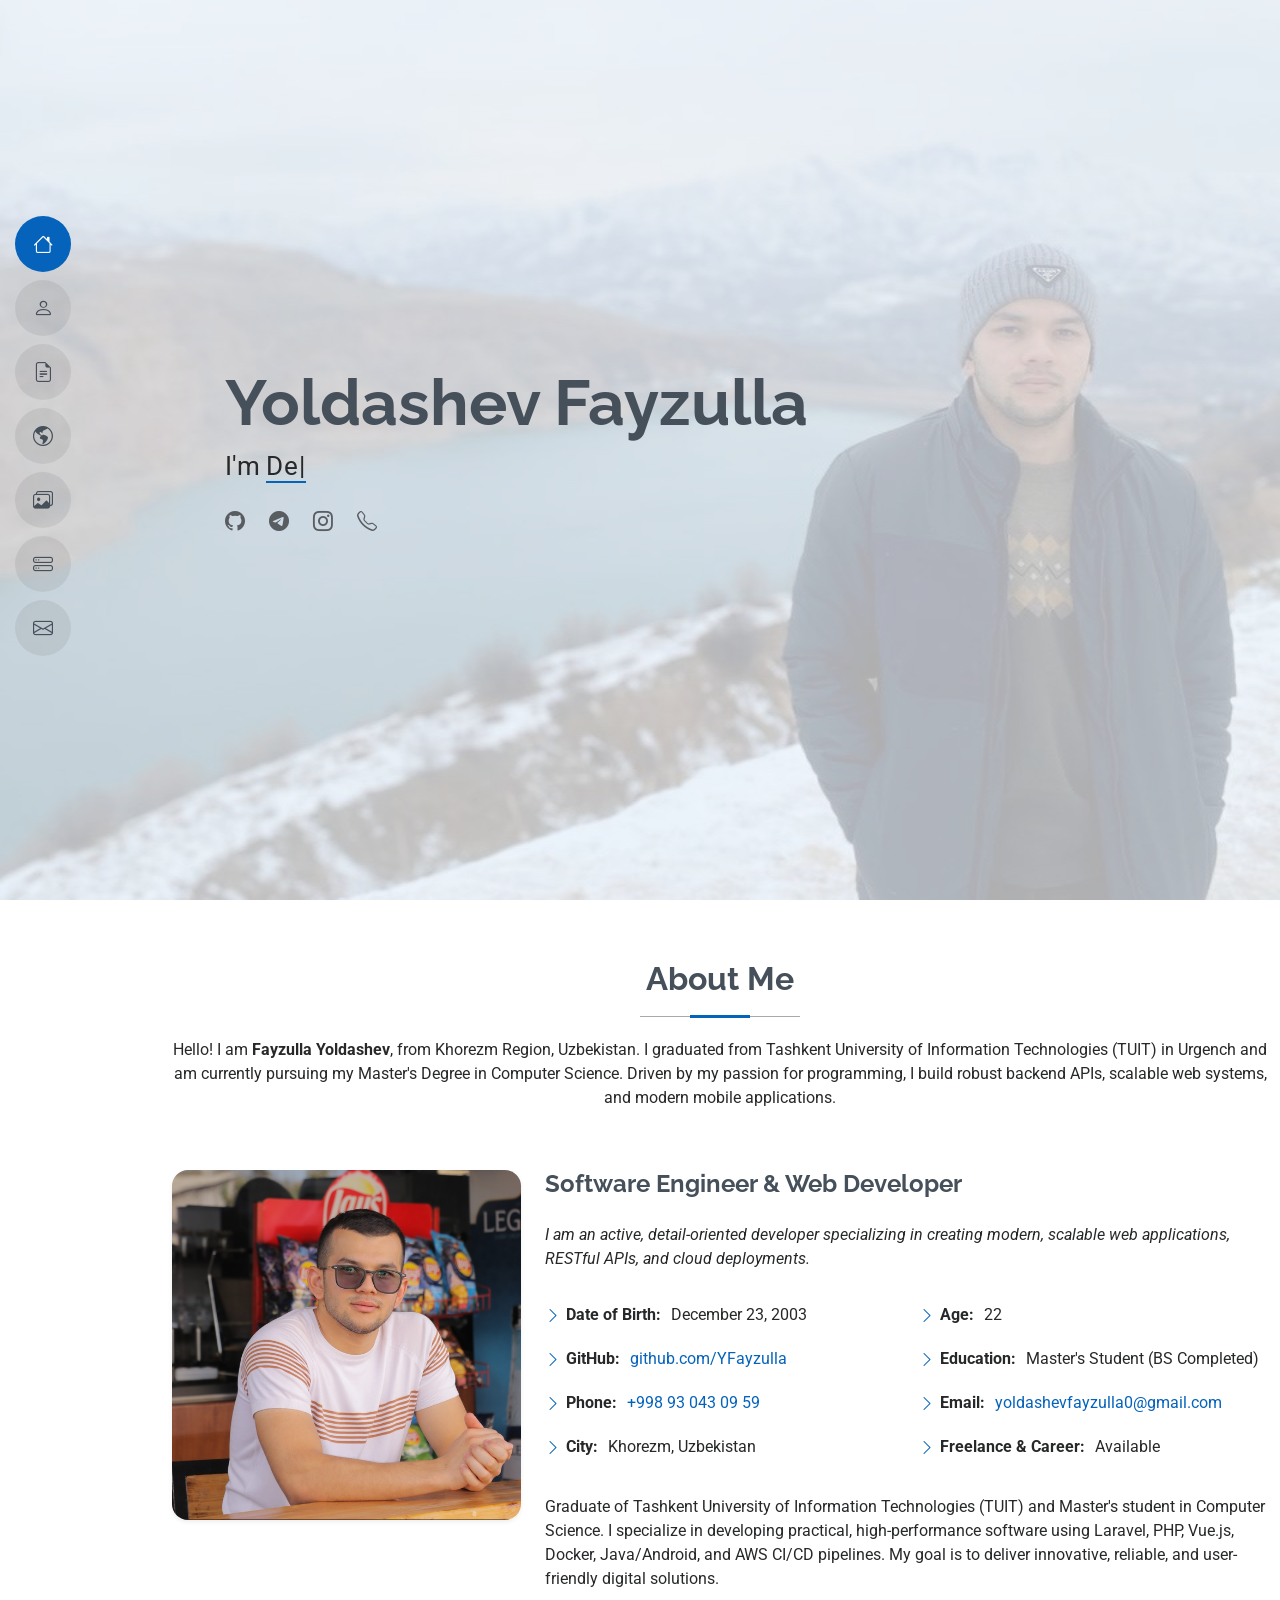
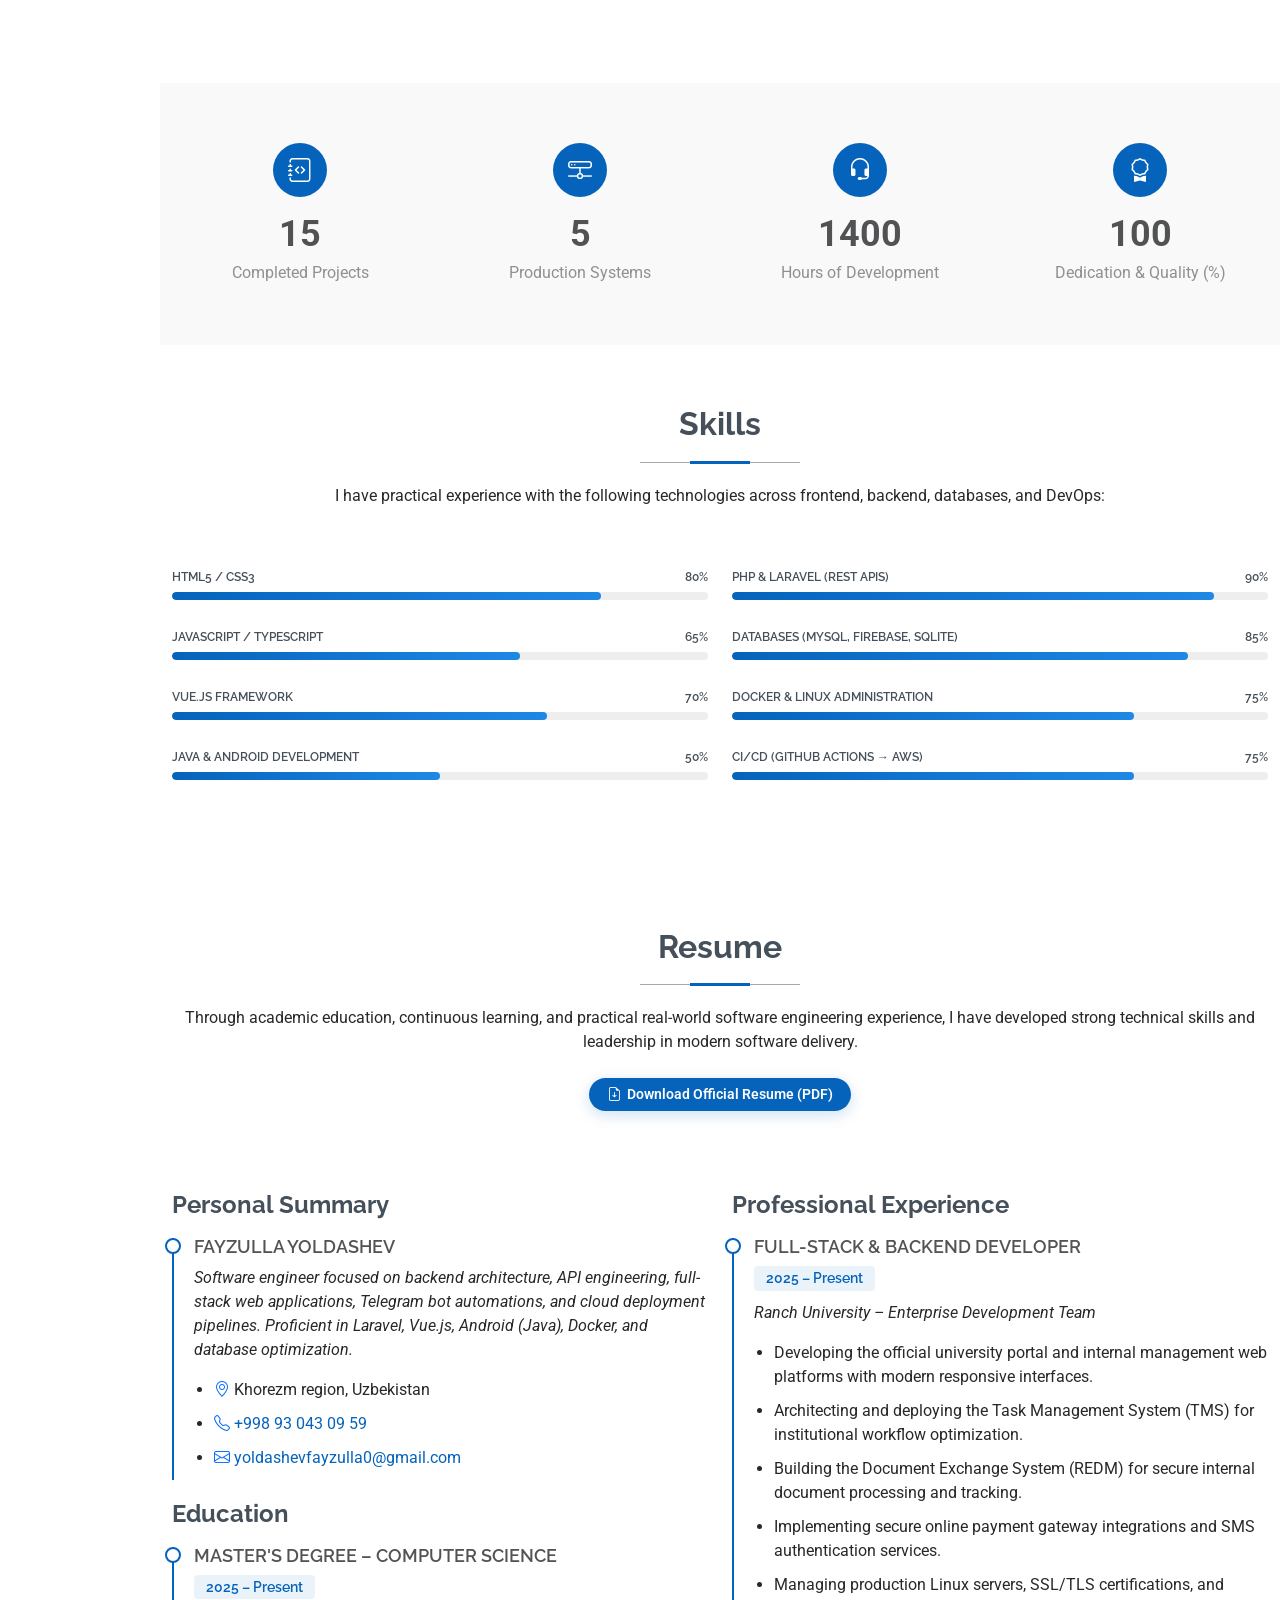
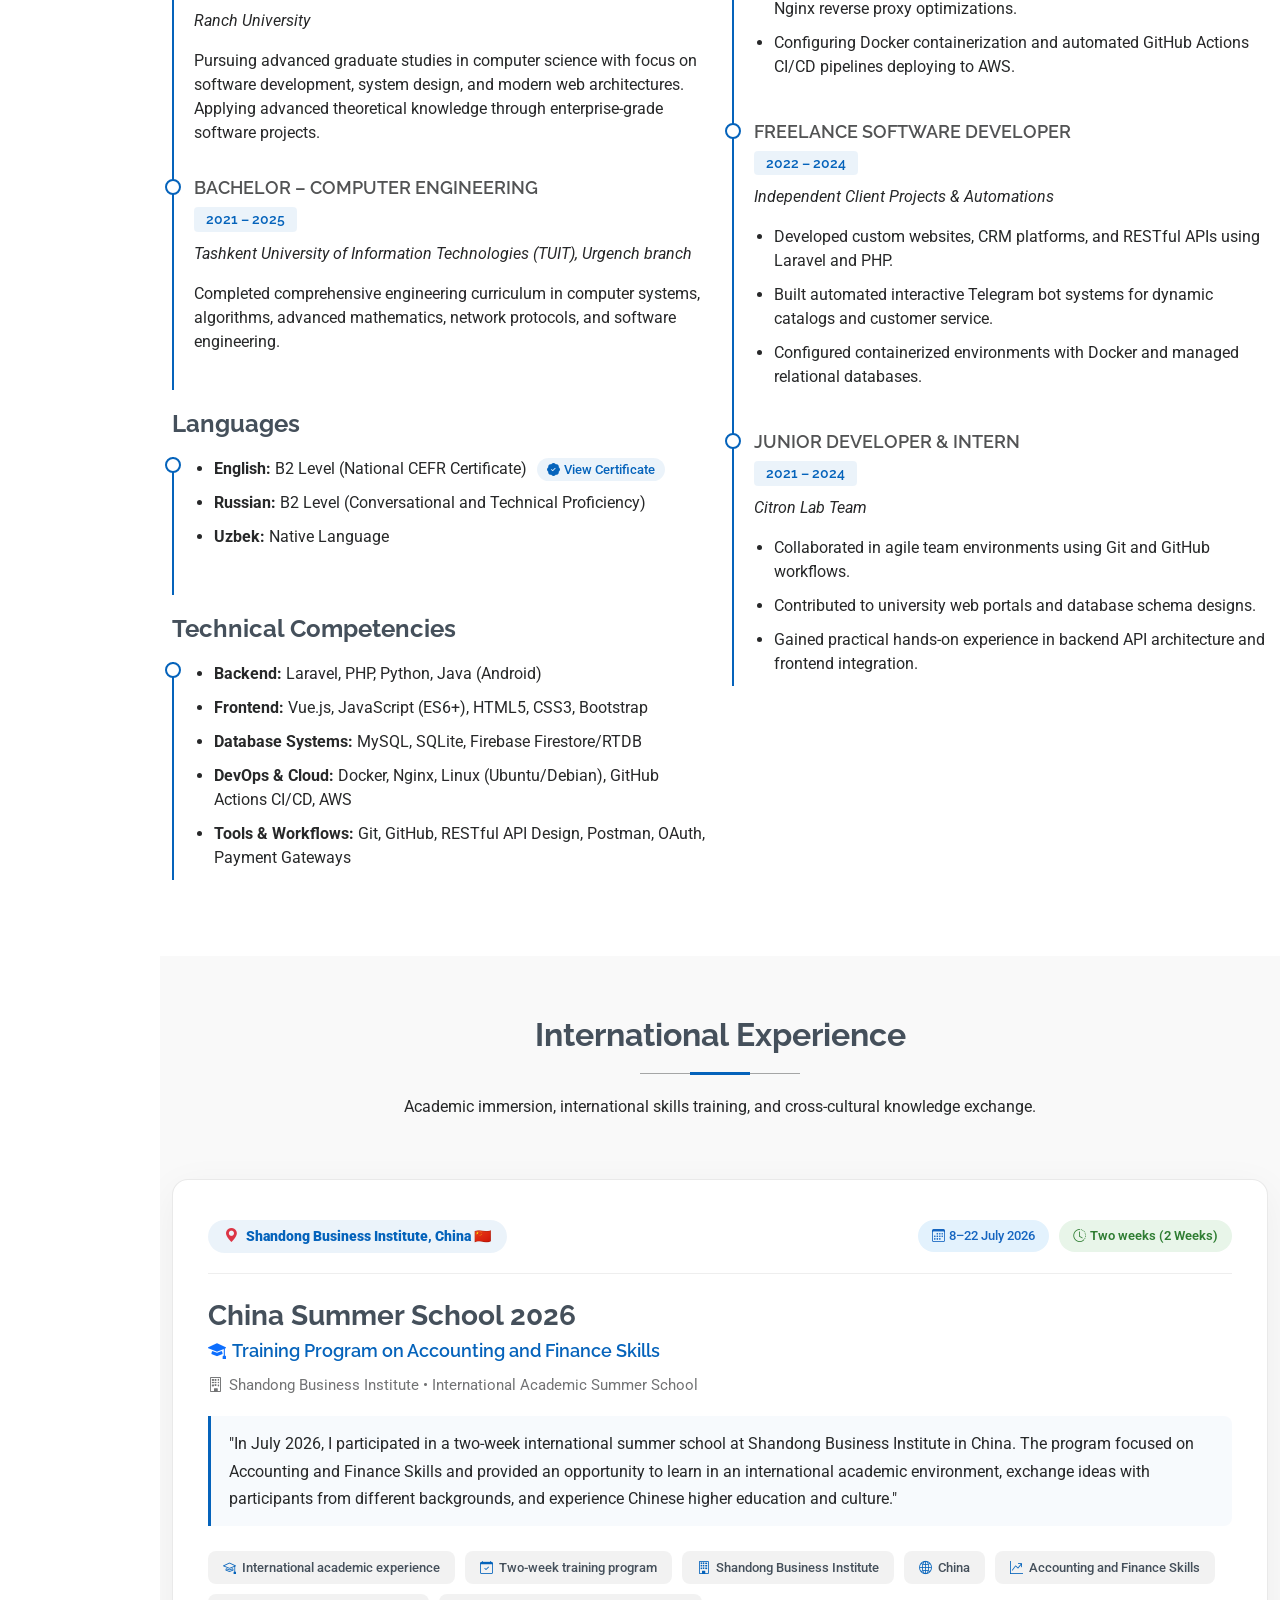
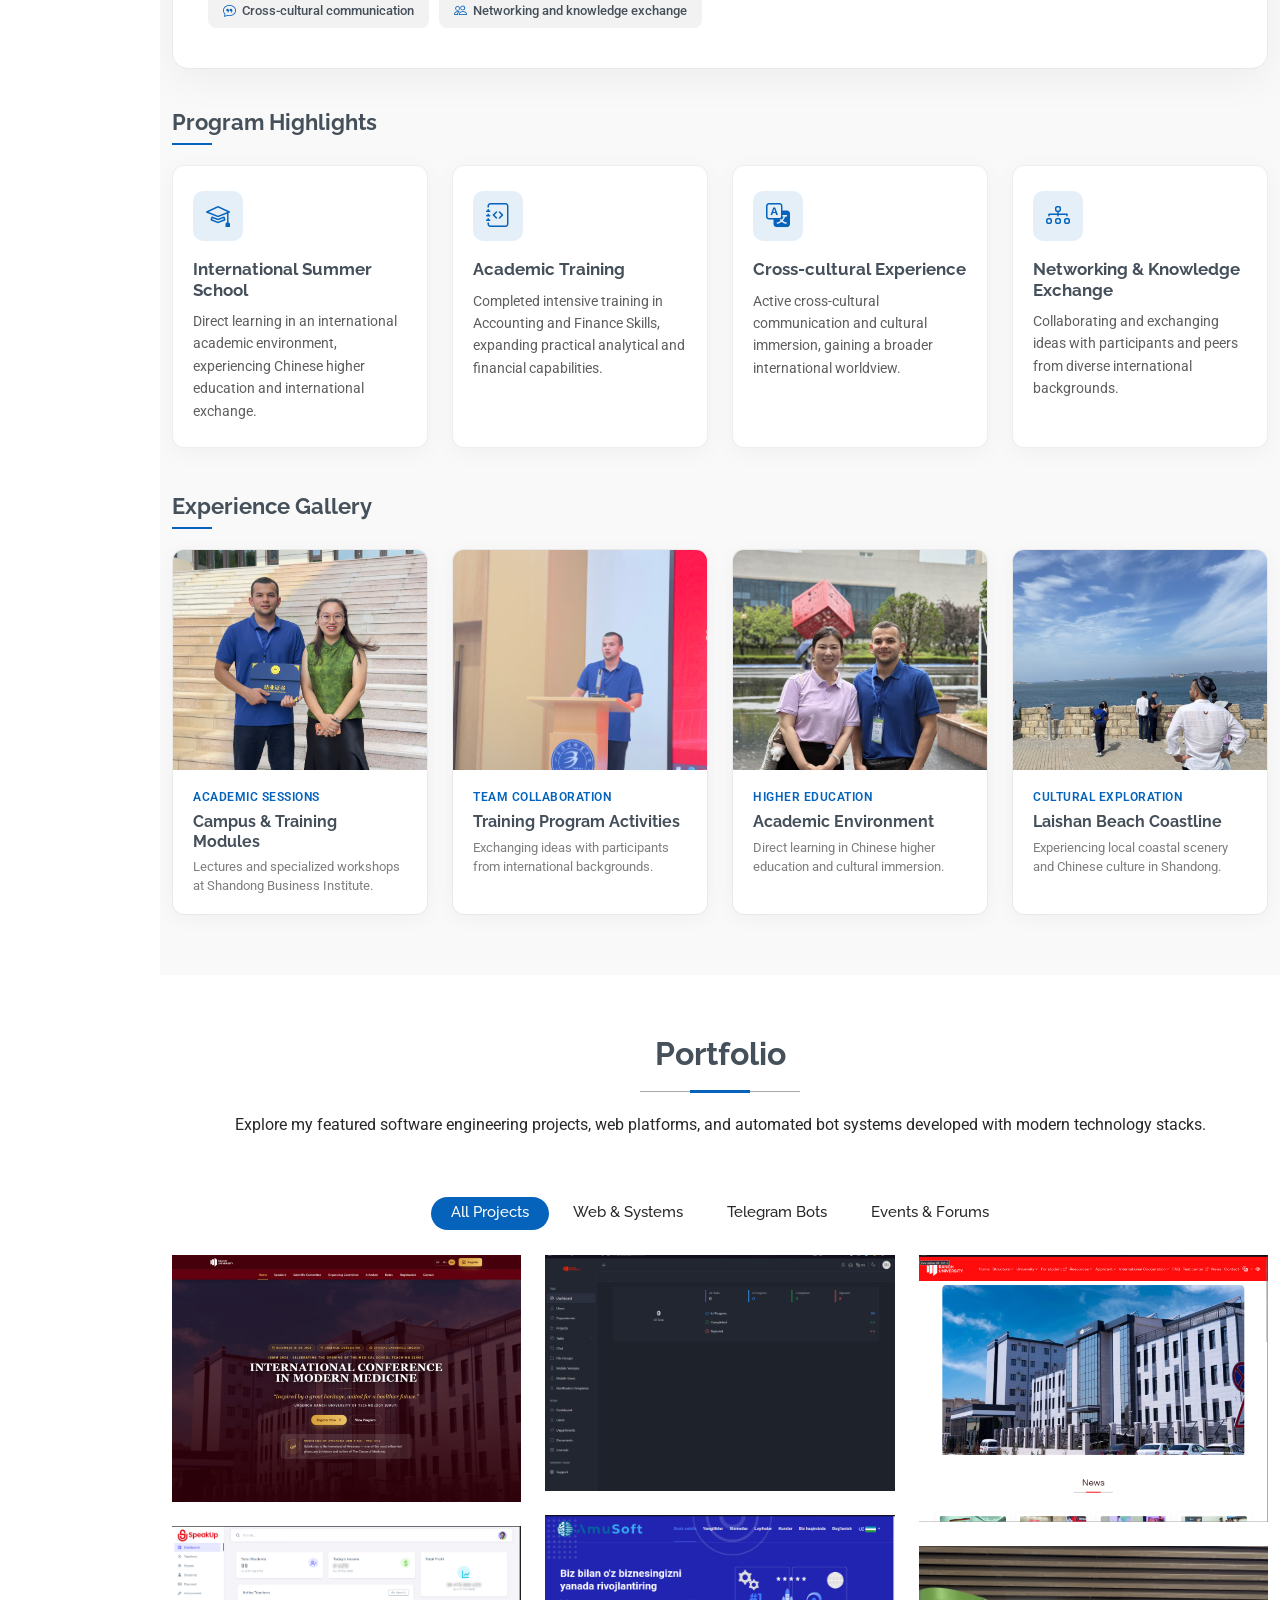
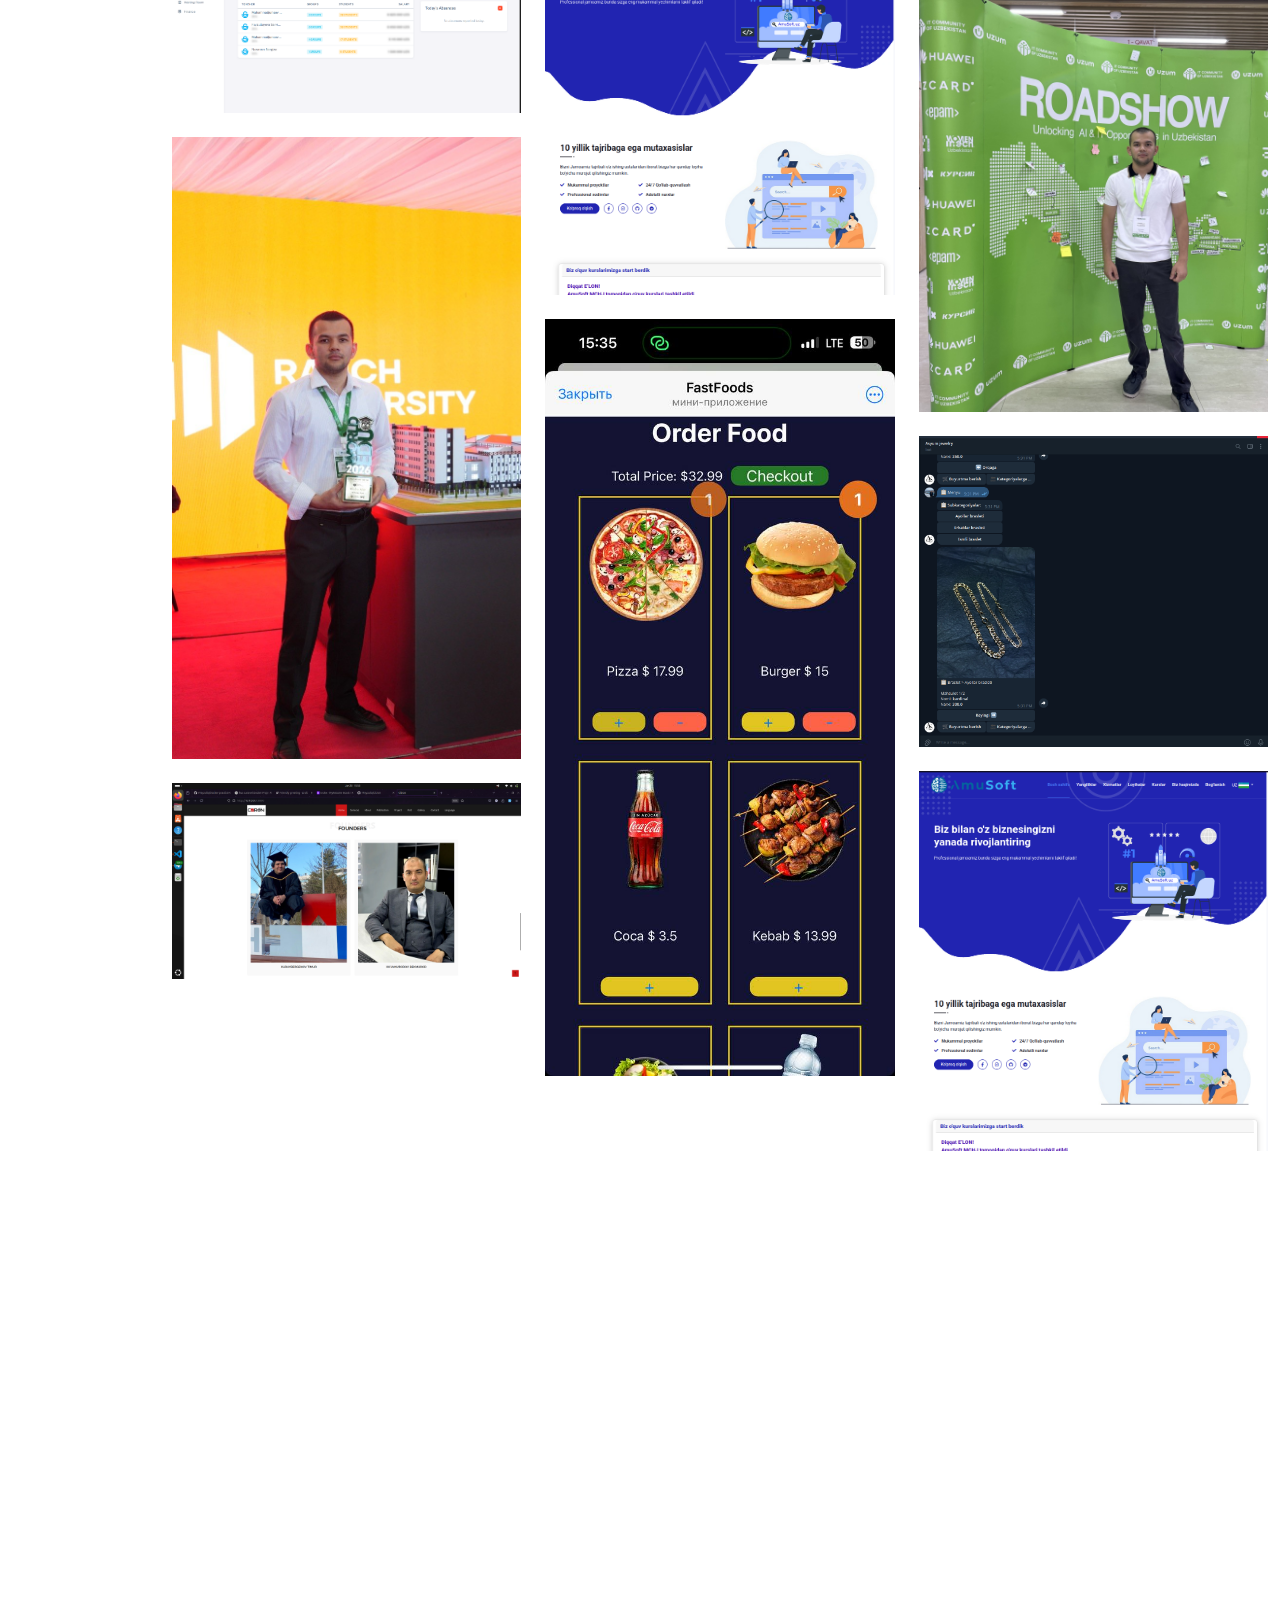
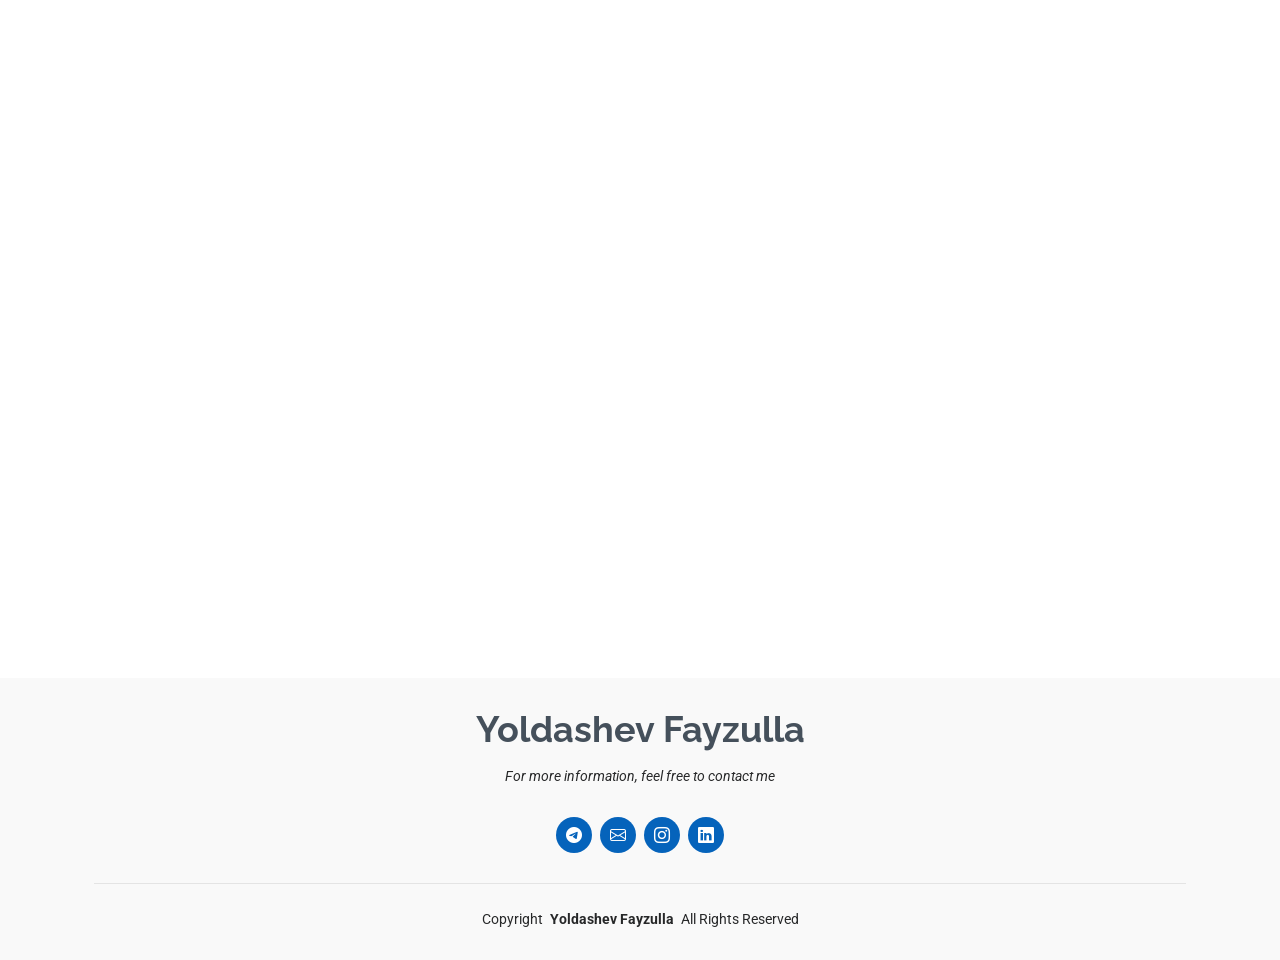
<file: index.html>
<!DOCTYPE html>
<html lang="en">

<head>
  <meta charset="utf-8">
  <meta content="width=device-width, initial-scale=1.0" name="viewport">
  <title>Yoldashev Fayzulla | Software Engineer & Web Developer</title>
  <meta content="Personal portfolio of Fayzulla Yoldashev, Software Engineer and Web Developer specializing in backend APIs, Vue.js, Laravel, cloud deployments, and international academic experience." name="description">
  <meta content="Fayzulla Yoldashev, Software Engineer, Web Developer, Laravel, Vue.js, Shandong Business Institute, China Summer School, Accounting and Finance Skills, Portfolio" name="keywords">

  <!-- Favicons -->
  <link href="assets/img/favicon.png" rel="icon">
  <link href="assets/img/apple-touch-icon.png" rel="apple-touch-icon">

  <!-- Fonts -->
  <link href="https://fonts.googleapis.com" rel="preconnect">
  <link href="https://fonts.gstatic.com" rel="preconnect" crossorigin>
  <link href="https://fonts.googleapis.com/css2?family=Roboto:ital,wght@0,100;0,300;0,400;0,500;0,700;0,900;1,100;1,300;1,400;1,500;1,700;1,900&family=Poppins:ital,wght@0,100;0,200;0,300;0,400;0,500;0,600;0,700;0,800;0,900;1,100;1,200;1,300;1,400;1,500;1,600;1,700;1,800;1,900&family=Raleway:ital,wght@0,100;0,200;0,300;0,400;0,500;0,600;0,700;0,800;0,900;1,100;1,200;1,300;1,400;1,500;1,600;1,700;1,800;1,900&display=swap" rel="stylesheet">

  <!-- Vendor CSS Files -->
  <link href="assets/vendor/bootstrap/css/bootstrap.min.css" rel="stylesheet">
  <link href="assets/vendor/bootstrap-icons/bootstrap-icons.css" rel="stylesheet">
  <link href="assets/vendor/aos/aos.css" rel="stylesheet">
  <link href="assets/vendor/glightbox/css/glightbox.min.css" rel="stylesheet">
  <link href="assets/vendor/swiper/swiper-bundle.min.css" rel="stylesheet">

  <!-- Main CSS File -->
  <link href="assets/css/main.css" rel="stylesheet">

  <!-- =======================================================
  * Template Name: MyResume
  * Template URL: https://bootstrapmade.com/free-html-bootstrap-template-my-resume/
  * Updated: Jun 29 2024 with Bootstrap v5.3.3
  * Author: BootstrapMade.com
  * License: https://bootstrapmade.com/license/
  ======================================================== -->
</head>

<body class="index-page">

  <header id="header" class="header d-flex flex-column justify-content-center">

    <i class="header-toggle d-xl-none bi bi-list"></i>

    <nav id="navmenu" class="navmenu">
      <ul>
        <li><a href="#hero" class="active"><i class="bi bi-house navicon"></i><span>Home</span></a></li>
        <li><a href="#about"><i class="bi bi-person navicon"></i><span>About</span></a></li>
        <li><a href="#resume"><i class="bi bi-file-earmark-text navicon"></i><span>Resume</span></a></li>
        <li><a href="#international-experience"><i class="bi bi-globe-americas navicon"></i><span>International</span></a></li>
        <li><a href="#portfolio"><i class="bi bi-images navicon"></i><span>Portfolio</span></a></li>
        <li><a href="#services"><i class="bi bi-hdd-stack navicon"></i><span>Services</span></a></li>
        <li><a href="#contact"><i class="bi bi-envelope navicon"></i><span>Contact</span></a></li>
      </ul>
    </nav>

  </header>

  <main class="main">

    <!-- Hero Section -->
    <section id="hero" class="hero section light-background">

      <img src="assets/img/hero-bg1.jpg" alt="">

      <div class="container" data-aos="zoom-out">
        <div class="row justify-content-center">
          <div class="col-lg-9">
            <h2>Yoldashev Fayzulla</h2>
            <p>I'm <span class="typed" data-typed-items="Developer, Backend API Engineer, Vue.js Developer, DevOps Practitioner"></span><span class="typed-cursor typed-cursor--blink" aria-hidden="true"></span></p>
            <div class="social-links">
              <a href="https://github.com/YFayzulla/" target="_blank"><i class="bi bi-github"></i></a>
              <a href="https://t.me/YFayzulla" target="_blank"><i class="bi bi-telegram"></i></a>
              <a href="https://www.instagram.com/yoldashevfayzulla/" target="_blank"><i class="bi bi-instagram"></i></a>
              <a href="tel:+998930430959"><i class="bi bi-telephone"></i></a>
            </div>
          </div>
        </div>
      </div>

    </section><!-- /Hero Section -->

    <!-- About Section -->
    <section id="about" class="about section">

      <!-- Section Title -->
      <div class="container section-title" data-aos="fade-up">
        <h2>About Me</h2>
        <p>Hello! I am <strong>Fayzulla Yoldashev</strong>, from Khorezm Region, Uzbekistan. I graduated from Tashkent University of Information Technologies (TUIT) in Urgench and am currently pursuing my Master's Degree in Computer Science. Driven by my passion for programming, I build robust backend APIs, scalable web systems, and modern mobile applications.</p>
      </div><!-- End Section Title -->

      <div class="container" data-aos="fade-up" data-aos-delay="100">
        <div class="row gy-4 justify-content-center">
          <div class="col-lg-4">
            <img src="assets/img/about_me.jpg" class="img-fluid rounded-4 shadow-sm" alt="Fayzulla Yoldashev - Web & Backend Developer">
          </div>
          <div class="col-lg-8 content">
            <h2>Software Engineer & Web Developer</h2>
            <p class="fst-italic py-3">
              I am an active, detail-oriented developer specializing in creating modern, scalable web applications, RESTful APIs, and cloud deployments.
            </p>
            <div class="row">
              <div class="col-lg-6">
                <ul>
                  <li><i class="bi bi-chevron-right"></i> <strong>Date of Birth:</strong> <span>December 23, 2003</span></li>
                  <li><i class="bi bi-chevron-right"></i> <strong>GitHub:</strong> <span><a href="https://github.com/YFayzulla" target="_blank">github.com/YFayzulla</a></span></li>
                  <li><i class="bi bi-chevron-right"></i> <strong>Phone:</strong> <span><a href="tel:+998930430959">+998 93 043 09 59</a></span></li>
                  <li><i class="bi bi-chevron-right"></i> <strong>City:</strong> <span>Khorezm, Uzbekistan</span></li>
                </ul>
              </div>
              <div class="col-lg-6">
                <ul>
                  <li><i class="bi bi-chevron-right"></i> <strong>Age:</strong> <span>22</span></li>
                  <li><i class="bi bi-chevron-right"></i> <strong>Education:</strong> <span>Master's Student (BS Completed)</span></li>
                  <li><i class="bi bi-chevron-right"></i> <strong>Email:</strong> <span><a href="mailto:yoldashevfayzulla0@gmail.com">yoldashevfayzulla0@gmail.com</a></span></li>
                  <li><i class="bi bi-chevron-right"></i> <strong>Freelance & Career:</strong> <span>Available</span></li>
                </ul>
              </div>
            </div>
            <p class="py-3">
              Graduate of Tashkent University of Information Technologies (TUIT) and Master's student in Computer Science. I specialize in developing practical, high-performance software using Laravel, PHP, Vue.js, Docker, Java/Android, and AWS CI/CD pipelines. My goal is to deliver innovative, reliable, and user-friendly digital solutions.
            </p>
          </div>
        </div>
      </div>
      
    </section><!-- /About Section -->

    <!-- Stats Section -->
    <section id="stats" class="stats section light-background">

      <div class="container" data-aos="fade-up" data-aos-delay="100">

        <div class="row gy-4">

          <div class="col-lg-3 col-md-6 d-flex flex-column align-items-center">
            <i class="bi bi-journal-code"></i>
            <div class="stats-item">
              <span data-purecounter-start="0" data-purecounter-end="15" data-purecounter-duration="1" class="purecounter"></span>
              <p>Completed Projects</p>
            </div>
          </div><!-- End Stats Item -->

          <div class="col-lg-3 col-md-6 d-flex flex-column align-items-center">
            <i class="bi bi-hdd-network"></i>
            <div class="stats-item">
              <span data-purecounter-start="0" data-purecounter-end="5" data-purecounter-duration="1" class="purecounter"></span>
              <p>Production Systems</p>
            </div>
          </div><!-- End Stats Item -->

          <div class="col-lg-3 col-md-6 d-flex flex-column align-items-center">
            <i class="bi bi-headset"></i>
            <div class="stats-item">
              <span data-purecounter-start="0" data-purecounter-end="1400" data-purecounter-duration="1" class="purecounter"></span>
              <p>Hours of Development</p>
            </div>
          </div><!-- End Stats Item -->

          <div class="col-lg-3 col-md-6 d-flex flex-column align-items-center">
            <i class="bi bi-award"></i>
            <div class="stats-item">
              <span data-purecounter-start="0" data-purecounter-end="100" data-purecounter-duration="1" class="purecounter"></span>
              <p>Dedication & Quality (%)</p>
            </div>
          </div><!-- End Stats Item -->

        </div>

      </div>

    </section><!-- /Stats Section -->

    <!-- Skills Section -->
    <section id="skills" class="skills section">

      <!-- Section Title -->
      <div class="container section-title" data-aos="fade-up">
        <h2>Skills</h2>
        <p>I have practical experience with the following technologies across frontend, backend, databases, and DevOps:</p>
      </div><!-- End Section Title -->
    
      <div class="container" data-aos="fade-up" data-aos-delay="100">
    
        <div class="row skills-content skills-animation">
    
          <div class="col-lg-6">
    
            <div class="progress">
              <span class="skill"><span>HTML5 / CSS3</span> <i class="val">80%</i></span>
              <div class="progress-bar-wrap">
                <div class="progress-bar" role="progressbar" aria-valuenow="80" aria-valuemin="0" aria-valuemax="100"></div>
              </div>
            </div>
    
            <div class="progress">
              <span class="skill"><span>JavaScript / TypeScript</span> <i class="val">65%</i></span>
              <div class="progress-bar-wrap">
                <div class="progress-bar" role="progressbar" aria-valuenow="65" aria-valuemin="0" aria-valuemax="100"></div>
              </div>
            </div>
    
            <div class="progress">
              <span class="skill"><span>Vue.js Framework</span> <i class="val">70%</i></span>
              <div class="progress-bar-wrap">
                <div class="progress-bar" role="progressbar" aria-valuenow="70" aria-valuemin="0" aria-valuemax="100"></div>
              </div>
            </div>

            <div class="progress">
              <span class="skill"><span>Java & Android Development</span> <i class="val">50%</i></span>
              <div class="progress-bar-wrap">
                <div class="progress-bar" role="progressbar" aria-valuenow="50" aria-valuemin="0" aria-valuemax="100"></div>
              </div>
            </div>

          </div>

          <div class="col-lg-6">
    
            <div class="progress">
              <span class="skill"><span>PHP & Laravel (REST APIs)</span> <i class="val">90%</i></span>
              <div class="progress-bar-wrap">
                <div class="progress-bar" role="progressbar" aria-valuenow="90" aria-valuemin="0" aria-valuemax="100"></div>
              </div>
            </div>
    
            <div class="progress">
              <span class="skill"><span>Databases (MySQL, Firebase, SQLite)</span> <i class="val">85%</i></span>
              <div class="progress-bar-wrap">
                <div class="progress-bar" role="progressbar" aria-valuenow="85" aria-valuemin="0" aria-valuemax="100"></div>
              </div>
            </div>
    
            <div class="progress">
              <span class="skill"><span>Docker & Linux Administration</span> <i class="val">75%</i></span>
              <div class="progress-bar-wrap">
                <div class="progress-bar" role="progressbar" aria-valuenow="75" aria-valuemin="0" aria-valuemax="100"></div>
              </div>
            </div>

            <div class="progress">
              <span class="skill"><span>CI/CD (GitHub Actions &rarr; AWS)</span> <i class="val">75%</i></span>
              <div class="progress-bar-wrap">
                <div class="progress-bar" role="progressbar" aria-valuenow="75" aria-valuemin="0" aria-valuemax="100"></div>
              </div>
            </div>

          </div>
    
        </div>
    
      </div>
    
    </section><!-- /Skills Section -->
    
    <!-- Resume Section -->
    <section id="resume" class="resume section">

      <!-- Section Title -->
      <div class="container section-title" data-aos="fade-up">
        <h2>Resume</h2>
        <p>Through academic education, continuous learning, and practical real-world software engineering experience, I have developed strong technical skills and leadership in modern software delivery.</p>
        <div class="mt-3">
          <a href="assets/img/files/Resume.pdf" target="_blank" class="btn-download-resume">
            <i class="bi bi-file-earmark-arrow-down"></i>
            <span>Download Official Resume (PDF)</span>
          </a>
        </div>
      </div><!-- /Section Title -->

      <div class="container">

        <div class="row">

          <!-- Left Section -->
          <div class="col-lg-6" data-aos="fade-up" data-aos-delay="100">

            <h3 class="resume-title">Personal Summary</h3>
            <div class="resume-item pb-0">
              <h4>Fayzulla Yoldashev</h4>
              <p><em>Software engineer focused on backend architecture, API engineering, full-stack web applications, Telegram bot automations, and cloud deployment pipelines. Proficient in Laravel, Vue.js, Android (Java), Docker, and database optimization.</em></p>
              <ul>
                <li><i class="bi bi-geo-alt me-1 text-primary"></i>Khorezm region, Uzbekistan</li>
                <li><i class="bi bi-telephone me-1 text-primary"></i><a href="tel:+998930430959">+998 93 043 09 59</a></li>
                <li><i class="bi bi-envelope me-1 text-primary"></i><a href="mailto:yoldashevfayzulla0@gmail.com">yoldashevfayzulla0@gmail.com</a></li>
              </ul>
            </div>

            <h3 class="resume-title">Education</h3>
            <div class="resume-item">
              <h4>Master's Degree &ndash; Computer Science</h4>
              <h5>2025 &ndash; Present</h5>
              <p><em>Ranch University</em></p>
              <p>Pursuing advanced graduate studies in computer science with focus on software development, system design, and modern web architectures. Applying advanced theoretical knowledge through enterprise-grade software projects.</p>
            </div>
            <div class="resume-item">
              <h4>Bachelor &ndash; Computer Engineering</h4>
              <h5>2021 &ndash; 2025</h5>
              <p><em>Tashkent University of Information Technologies (TUIT), Urgench branch</em></p>
              <p>Completed comprehensive engineering curriculum in computer systems, algorithms, advanced mathematics, network protocols, and software engineering.</p>
            </div>

            <h3 class="resume-title">Languages</h3>
            <div class="resume-item">
              <ul>
                <li>
                  <strong>English:</strong> B2 Level (National CEFR Certificate)
                  <a href="assets/img/files/fc79917eb9b16c9d07ec651720e0645d.pdf" target="_blank" class="btn-cert-badge">
                    <i class="bi bi-patch-check-fill"></i> View Certificate
                  </a>
                </li>
                <li><strong>Russian:</strong> B2 Level (Conversational and Technical Proficiency)</li>
                <li><strong>Uzbek:</strong> Native Language</li>
              </ul>
            </div>

            <h3 class="resume-title">Technical Competencies</h3>
            <div class="resume-item">
              <ul>
                <li><strong>Backend:</strong> Laravel, PHP, Python, Java (Android)</li>
                <li><strong>Frontend:</strong> Vue.js, JavaScript (ES6+), HTML5, CSS3, Bootstrap</li>
                <li><strong>Database Systems:</strong> MySQL, SQLite, Firebase Firestore/RTDB</li>
                <li><strong>DevOps & Cloud:</strong> Docker, Nginx, Linux (Ubuntu/Debian), GitHub Actions CI/CD, AWS</li>
                <li><strong>Tools & Workflows:</strong> Git, GitHub, RESTful API Design, Postman, OAuth, Payment Gateways</li>
              </ul>
            </div>

          </div>

          <!-- Right Section -->
          <div class="col-lg-6" data-aos="fade-up" data-aos-delay="200">

            <h3 class="resume-title">Professional Experience</h3>
            <div class="resume-item">
              <h4>Full-Stack & Backend Developer</h4>
              <h5>2025 &ndash; Present</h5>
              <p><em>Ranch University &ndash; Enterprise Development Team</em></p>
              <ul>
                <li>Developing the official university portal and internal management web platforms with modern responsive interfaces.</li>
                <li>Architecting and deploying the Task Management System (TMS) for institutional workflow optimization.</li>
                <li>Building the Document Exchange System (REDM) for secure internal document processing and tracking.</li>
                <li>Implementing secure online payment gateway integrations and SMS authentication services.</li>
                <li>Managing production Linux servers, SSL/TLS certifications, and Nginx reverse proxy optimizations.</li>
                <li>Configuring Docker containerization and automated GitHub Actions CI/CD pipelines deploying to AWS.</li>
              </ul>
            </div>
            <div class="resume-item">
              <h4>Freelance Software Developer</h4>
              <h5>2022 &ndash; 2024</h5>
              <p><em>Independent Client Projects & Automations</em></p>
              <ul>
                <li>Developed custom websites, CRM platforms, and RESTful APIs using Laravel and PHP.</li>
                <li>Built automated interactive Telegram bot systems for dynamic catalogs and customer service.</li>
                <li>Configured containerized environments with Docker and managed relational databases.</li>
              </ul>
            </div>
            <div class="resume-item">
              <h4>Junior Developer & Intern</h4>
              <h5>2021 &ndash; 2024</h5>
              <p><em>Citron Lab Team</em></p>
              <ul>
                <li>Collaborated in agile team environments using Git and GitHub workflows.</li>
                <li>Contributed to university web portals and database schema designs.</li>
                <li>Gained practical hands-on experience in backend API architecture and frontend integration.</li>
              </ul>
            </div>        
          </div>

        </div>

      </div>

    </section><!-- /Resume Section -->

    <!-- International Experience Section -->
    <section id="international-experience" class="international-experience section light-background">

      <!-- Section Title -->
      <div class="container section-title" data-aos="fade-up">
        <h2>International Experience</h2>
        <p>Academic immersion, international skills training, and cross-cultural knowledge exchange.</p>
      </div><!-- End Section Title -->

      <div class="container" data-aos="fade-up" data-aos-delay="100">

        <!-- Main Featured Experience Card -->
        <div class="main-experience-card" data-aos="fade-up" data-aos-delay="150">
          <div class="card-header-meta">
            <span class="location-badge">
              <i class="bi bi-geo-alt-fill text-danger"></i>
              <span><strong>Shandong Business Institute, China</strong> 🇨🇳</span>
            </span>
            <div class="meta-chips">
              <span class="badge-chip date"><i class="bi bi-calendar3 me-1"></i>8–22 July 2026</span>
              <span class="badge-chip duration"><i class="bi bi-clock-history me-1"></i>Two weeks (2 Weeks)</span>
            </div>
          </div>

          <div class="card-body-content">
            <h3 class="experience-title">China Summer School 2026</h3>
            <h4 class="program-track">
              <i class="bi bi-mortarboard-fill text-primary"></i>
              <span>Training Program on Accounting and Finance Skills</span>
            </h4>
            <p class="institution-name">
              <i class="bi bi-building"></i>
              <span>Shandong Business Institute &bull; International Academic Summer School</span>
            </p>

            <div class="experience-desc">
              "In July 2026, I participated in a two-week international summer school at Shandong Business Institute in China. The program focused on Accounting and Finance Skills and provided an opportunity to learn in an international academic environment, exchange ideas with participants from different backgrounds, and experience Chinese higher education and culture."
            </div>

            <!-- Key Highlight Focus Pills -->
            <div class="focus-pills-container">
              <span class="focus-pill"><i class="bi bi-mortarboard"></i>International academic experience</span>
              <span class="focus-pill"><i class="bi bi-calendar-check"></i>Two-week training program</span>
              <span class="focus-pill"><i class="bi bi-building"></i>Shandong Business Institute</span>
              <span class="focus-pill"><i class="bi bi-globe2"></i>China</span>
              <span class="focus-pill"><i class="bi bi-graph-up-arrow"></i>Accounting and Finance Skills</span>
              <span class="focus-pill"><i class="bi bi-chat-quote"></i>Cross-cultural communication</span>
              <span class="focus-pill"><i class="bi bi-people"></i>Networking and knowledge exchange</span>
            </div>
          </div>
        </div><!-- End Main Experience Card -->

        <!-- Highlights Grid -->
        <h4 class="highlights-title" data-aos="fade-up" data-aos-delay="100">Program Highlights</h4>
        <div class="row gy-4 mb-4">

          <div class="col-lg-3 col-md-6" data-aos="fade-up" data-aos-delay="200">
            <div class="highlight-item">
              <div class="highlight-icon">
                <i class="bi bi-mortarboard"></i>
              </div>
              <h5>International Summer School</h5>
              <p>Direct learning in an international academic environment, experiencing Chinese higher education and international exchange.</p>
            </div>
          </div><!-- End Highlight Item -->

          <div class="col-lg-3 col-md-6" data-aos="fade-up" data-aos-delay="300">
            <div class="highlight-item">
              <div class="highlight-icon">
                <i class="bi bi-journal-code"></i>
              </div>
              <h5>Academic Training</h5>
              <p>Completed intensive training in Accounting and Finance Skills, expanding practical analytical and financial capabilities.</p>
            </div>
          </div><!-- End Highlight Item -->

          <div class="col-lg-3 col-md-6" data-aos="fade-up" data-aos-delay="400">
            <div class="highlight-item">
              <div class="highlight-icon">
                <i class="bi bi-translate"></i>
              </div>
              <h5>Cross-cultural Experience</h5>
              <p>Active cross-cultural communication and cultural immersion, gaining a broader international worldview.</p>
            </div>
          </div><!-- End Highlight Item -->

          <div class="col-lg-3 col-md-6" data-aos="fade-up" data-aos-delay="500">
            <div class="highlight-item">
              <div class="highlight-icon">
                <i class="bi bi-diagram-3"></i>
              </div>
              <h5>Networking & Knowledge Exchange</h5>
              <p>Collaborating and exchanging ideas with participants and peers from diverse international backgrounds.</p>
            </div>
          </div><!-- End Highlight Item -->

        </div><!-- End Highlights Row -->

        <!-- Photo & Media Gallery -->
        <h4 class="gallery-section-title" data-aos="fade-up" data-aos-delay="100">Experience Gallery</h4>
        <div class="row gy-4" data-aos="fade-up" data-aos-delay="200">

          <!-- Photo 1: Campus & Academic Sessions -->
          <div class="col-lg-3 col-md-6">
            <div class="gallery-placeholder-card">
              <div class="gallery-card-img-wrap">
                <img src="assets/img/masonry-portfolio/china/china1.JPG" class="img-fluid" alt="Academic Sessions at Shandong Business Institute">
                <a href="assets/img/masonry-portfolio/china/china1.JPG" title="Shandong Business Institute &ndash; Academic Sessions" data-gallery="china-gallery" class="glightbox gallery-zoom-overlay">
                  <i class="bi bi-zoom-in"></i>
                </a>
              </div>
              <div class="gallery-card-body">
                <span class="gallery-card-category">Academic Sessions</span>
                <h5 class="gallery-card-title">Campus & Training Modules</h5>
                <p class="gallery-card-subtitle">Lectures and specialized workshops at Shandong Business Institute.</p>
              </div>
            </div>
          </div><!-- End Photo 1 -->

          <!-- Photo 2: Group Activities & Summer School -->
          <div class="col-lg-3 col-md-6">
            <div class="gallery-placeholder-card">
              <div class="gallery-card-img-wrap">
                <img src="assets/img/masonry-portfolio/china/china2.JPG" class="img-fluid" alt="Summer School Program and Collaboration">
                <a href="assets/img/masonry-portfolio/china/china2.JPG" title="International Summer School &ndash; Team Collaboration" data-gallery="china-gallery" class="glightbox gallery-zoom-overlay">
                  <i class="bi bi-zoom-in"></i>
                </a>
              </div>
              <div class="gallery-card-body">
                <span class="gallery-card-category">Team Collaboration</span>
                <h5 class="gallery-card-title">Training Program Activities</h5>
                <p class="gallery-card-subtitle">Exchanging ideas with participants from international backgrounds.</p>
              </div>
            </div>
          </div><!-- End Photo 2 -->

          <!-- Photo 3: Academic Environment -->
          <div class="col-lg-3 col-md-6">
            <div class="gallery-placeholder-card">
              <div class="gallery-card-img-wrap">
                <img src="assets/img/masonry-portfolio/china/china3.jpg" class="img-fluid" alt="Higher Education Academic Experience in China">
                <a href="assets/img/masonry-portfolio/china/china3.jpg" title="Chinese Higher Education Environment" data-gallery="china-gallery" class="glightbox gallery-zoom-overlay">
                  <i class="bi bi-zoom-in"></i>
                </a>
              </div>
              <div class="gallery-card-body">
                <span class="gallery-card-category">Higher Education</span>
                <h5 class="gallery-card-title">Academic Environment</h5>
                <p class="gallery-card-subtitle">Direct learning in Chinese higher education and cultural immersion.</p>
              </div>
            </div>
          </div><!-- End Photo 3 -->

          <!-- Photo 4: Laishan Beach Coastal Experience -->
          <div class="col-lg-3 col-md-6">
            <div class="gallery-placeholder-card">
              <div class="gallery-card-img-wrap">
                <img src="assets/img/masonry-portfolio/china/laishan-beach.jpg" class="img-fluid" alt="Laishan Beach in Yantai Shandong China">
                <a href="assets/img/masonry-portfolio/china/laishan-beach.jpg" title="Laishan Beach &ndash; Yantai, Shandong, China" data-gallery="china-gallery" class="glightbox gallery-zoom-overlay">
                  <i class="bi bi-zoom-in"></i>
                </a>
              </div>
              <div class="gallery-card-body">
                <span class="gallery-card-category">Cultural Exploration</span>
                <h5 class="gallery-card-title">Laishan Beach Coastline</h5>
                <p class="gallery-card-subtitle">Experiencing local coastal scenery and Chinese culture in Shandong.</p>
              </div>
            </div>
          </div><!-- End Photo 4 -->

        </div><!-- End Gallery Row -->

      </div>

    </section><!-- /International Experience Section -->

    <!-- Portfolio Section -->
    <section id="portfolio" class="portfolio section">

      <!-- Section Title -->
      <div class="container section-title" data-aos="fade-up">
        <h2>Portfolio</h2>
        <p>Explore my featured software engineering projects, web platforms, and automated bot systems developed with modern technology stacks.</p>
      </div><!-- End Section Title -->
    
      <div class="container">
    
        <div class="isotope-layout" data-default-filter="*" data-layout="masonry" data-sort="original-order">

          <ul class="portfolio-filters isotope-filters" data-aos="fade-up" data-aos-delay="100">
            <li data-filter="*" class="filter-active">All Projects</li>
            <li data-filter=".filter-branding">Web & Systems</li>
            <li data-filter=".filter-product">Telegram Bots</li>
            <li data-filter=".filter-events">Events & Forums</li>
          </ul><!-- End Portfolio Filters -->

          <div class="row gy-4 isotope-container" data-aos="fade-up" data-aos-delay="200">

            <!-- Item: Ranch University Conferences -->
            <div class="col-lg-4 col-md-6 portfolio-item isotope-item filter-branding">
              <img src="assets/img/masonry-portfolio/Conference.jpg" class="img-fluid" alt="Ranch University International Conferences Portal">
              <div class="portfolio-info">
                <h4>Ranch Conferences</h4>
                <p>Academic Conferences & Paper Submission Platform</p>
                <a href="assets/img/masonry-portfolio/Conference.jpg" title="Ranch University Conferences" data-gallery="portfolio-gallery-app" class="glightbox preview-link"><i class="bi bi-zoom-in"></i></a>
                <a href="https://conferences.ranch.university/" target="_blank" title="Visit Conferences Site" class="details-link"><i class="bi bi-link-45deg"></i></a>
              </div>
            </div>

            <!-- Item: TMS -->
            <div class="col-lg-4 col-md-6 portfolio-item isotope-item filter-branding">
              <img src="assets/img/masonry-portfolio/TMS.png" class="img-fluid" alt="Task Management System for Ranch University">
              <div class="portfolio-info">
                <h4>TMS &ndash; Task Management</h4>
                <p>Task Management System for Ranch University</p>
                <a href="assets/img/masonry-portfolio/TMS.png" title="Task Management System (TMS)" data-gallery="portfolio-gallery-app" class="glightbox preview-link"><i class="bi bi-zoom-in"></i></a>
                <a href="portfolio-details.html" title="View TMS Case Study" class="details-link"><i class="bi bi-link-45deg"></i></a>
              </div>
            </div>

            <!-- Item: Ranch University -->
            <div class="col-lg-4 col-md-6 portfolio-item isotope-item filter-branding">
              <img src="assets/img/masonry-portfolio/ranch.jpg" class="img-fluid" alt="Ranch University Web Platform">
              <div class="portfolio-info">
                <h4>Ranch University</h4>
                <p>Official university portal & internal systems</p>
                <a href="assets/img/masonry-portfolio/ranch.jpg" title="Ranch University Portal" data-gallery="portfolio-gallery-app" class="glightbox preview-link"><i class="bi bi-zoom-in"></i></a>
                <a href="https://ranch.university" target="_blank" title="Visit Live Site" class="details-link"><i class="bi bi-link-45deg"></i></a>
              </div>
            </div>

            <!-- Item: Vue.js + API -->
            <div class="col-lg-4 col-md-6 portfolio-item isotope-item filter-branding">
              <img src="assets/img/masonry-portfolio/masonry-portfolio-6.png" class="img-fluid" alt="Vue.js dashboard with API backend">
              <div class="portfolio-info">
                <h4>Vue.js + REST API</h4>
                <p>REST backend with GitHub Actions &rarr; AWS CI/CD</p>
                <a href="assets/img/masonry-portfolio/masonry-portfolio-6.png" title="Vue.js Dashboard + API Pipeline" data-gallery="portfolio-gallery-branding" class="glightbox preview-link"><i class="bi bi-zoom-in"></i></a>
                <a href="https://github.com/YFayzulla" title="Source on GitHub" target="_blank" class="details-link"><i class="bi bi-link-45deg"></i></a>
              </div>
            </div><!-- End Portfolio Item -->

            <!-- Item: CRM -->
            <div class="col-lg-4 col-md-6 portfolio-item isotope-item filter-branding">
              <img src="assets/img/masonry-portfolio/masonry-portfolio-3.png" class="img-fluid" alt="Educational Center CRM Platform">
              <div class="portfolio-info">
                <h4>Education CRM Platform</h4>
                <p>Educational Center Workflow Automation</p>
                <a href="assets/img/masonry-portfolio/masonry-portfolio-3.png" title="CRM Educational Center Automation" data-gallery="portfolio-gallery-branding" class="glightbox preview-link"><i class="bi bi-zoom-in"></i></a>
                <a href="https://akhroriltes.uz" title="Visit Akhror IELTS" target="_blank" class="details-link"><i class="bi bi-link-45deg"></i></a>
              </div>
            </div><!-- End Portfolio Item -->

            <!-- Item: IT Community Forum -->
            <div class="col-lg-4 col-md-6 portfolio-item isotope-item filter-events">
              <img src="assets/img/masonry-portfolio/Forum/ItComunityForm.jpg" class="img-fluid" alt="IT Community Forum">
              <div class="portfolio-info">
                <h4>IT Community Forum</h4>
                <p>Developer Meetups & Tech Community Event</p>
                <a href="assets/img/masonry-portfolio/Forum/ItComunityForm.jpg" title="IT Community Forum" data-gallery="portfolio-gallery-events" class="glightbox preview-link"><i class="bi bi-zoom-in"></i></a>
                <a href="https://t.me/YFayzulla" target="_blank" title="Contact" class="details-link"><i class="bi bi-link-45deg"></i></a>
              </div>
            </div><!-- End Portfolio Item -->

            <!-- Item: World Education Forum -->
            <div class="col-lg-4 col-md-6 portfolio-item isotope-item filter-events">
              <img src="assets/img/masonry-portfolio/Forum/WorldEdu.jpg" class="img-fluid" alt="World Education Forum">
              <div class="portfolio-info">
                <h4>World Education Forum</h4>
                <p>International Academic & Education Forum</p>
                <a href="assets/img/masonry-portfolio/Forum/WorldEdu.jpg" title="World Education Forum" data-gallery="portfolio-gallery-events" class="glightbox preview-link"><i class="bi bi-zoom-in"></i></a>
                <a href="https://t.me/YFayzulla" target="_blank" title="Contact" class="details-link"><i class="bi bi-link-45deg"></i></a>
              </div>
            </div><!-- End Portfolio Item -->

            <!-- Item: Food Telegram Bot -->
            <div class="col-lg-4 col-md-6 portfolio-item isotope-item filter-product">
              <img src="assets/img/masonry-portfolio/tgbot.jpg" class="img-fluid" alt="Telegram Food Ordering Bot">
              <div class="portfolio-info">
                <h4>Food Items Telegram Bot</h4>
                <p>Dynamic Interactive Ordering Bot</p>
                <a href="assets/img/masonry-portfolio/tgbot.jpg" title="Food Items Ordering Bot" data-gallery="portfolio-gallery-app" class="glightbox preview-link"><i class="bi bi-zoom-in"></i></a>
                <a href="https://t.me/YFayzulla" target="_blank" title="Contact Developer" class="details-link"><i class="bi bi-link-45deg"></i></a>
              </div>
            </div><!-- End Portfolio Item -->

            <!-- Item: Jewelry Bot -->
            <div class="col-lg-4 col-md-6 portfolio-item isotope-item filter-product">
              <img src="assets/img/masonry-portfolio/image1.png" class="img-fluid" alt="Jewelry Catalog Telegram Bot">
              <div class="portfolio-info">
                <h4>Jewelry Catalog Bot</h4>
                <p>Dynamic Product Catalog & Ordering</p>
                <a href="assets/img/masonry-portfolio/image1.png" title="Asyum Jewelry Bot" data-gallery="portfolio-gallery-product" class="glightbox preview-link"><i class="bi bi-zoom-in"></i></a>
                <a href="https://t.me/AsyumJewelrybot" target="_blank" title="Open Telegram Bot" class="details-link"><i class="bi bi-link-45deg"></i></a>
              </div>
            </div><!-- End Portfolio Item -->

            <!-- Item: Amusoft LLC -->
            <div class="col-lg-4 col-md-6 portfolio-item isotope-item filter-branding">
              <img src="assets/img/masonry-portfolio/masonry-portfolio-6.png" class="img-fluid" alt="Amusoft LLC Corporate Website">
              <div class="portfolio-info">
                <h4>Amusoft LLC</h4>
                <p>Corporate platform developed with team</p>
                <a href="assets/img/masonry-portfolio/masonry-portfolio-6.png" title="Amusoft LLC Website" data-gallery="portfolio-gallery-branding" class="glightbox preview-link"><i class="bi bi-zoom-in"></i></a>
                <a href="https://amusoft.uz" target="_blank" title="Visit Amusoft.uz" class="details-link"><i class="bi bi-link-45deg"></i></a>
              </div>
            </div><!-- End Portfolio Item -->

            <!-- Item: Citron Lab -->
            <div class="col-lg-4 col-md-6 portfolio-item isotope-item filter-branding">
              <img src="assets/img/masonry-portfolio/citron.png" class="img-fluid" alt="Citron Lab Website">
              <div class="portfolio-info">
                <h4>Citron Lab</h4>
                <p>Citron LLC corporate website & services</p>
                <a href="assets/img/masonry-portfolio/citron.png" title="Citron Lab Platform" data-gallery="portfolio-gallery-branding" class="glightbox preview-link"><i class="bi bi-zoom-in"></i></a>
                <a href="https://citron.uz" target="_blank" title="Visit Citron.uz" class="details-link"><i class="bi bi-link-45deg"></i></a>
              </div>
            </div><!-- End Portfolio Item -->

          </div><!-- End Portfolio Container -->

        </div>

      </div>

    </section><!-- /Portfolio Section -->

    <!-- Services Section -->
    <section id="services" class="services section">

      <!-- Section Title -->
      <div class="container section-title" data-aos="fade-up">
        <h2>Services</h2>
        <p>I provide end-to-end software engineering and development services tailored to business needs, ensuring high performance, security, and scalability.</p>
      </div><!-- End Section Title -->

      <div class="container">

        <div class="row gy-4">

          <div class="col-lg-4 col-md-6" data-aos="fade-up" data-aos-delay="100">
            <div class="service-item item-cyan position-relative">
              <div class="icon">
                <svg width="100" height="100" viewBox="0 0 600 600" xmlns="http://www.w3.org/2000/svg">
                  <path stroke="none" stroke-width="0" fill="#f5f5f5" d="M300,521.0016835830174C376.1290562159157,517.8887921683347,466.0731472004068,529.7835943286574,510.70327084640275,468.03025145048787C554.3714126377745,407.6079735673963,508.03601936045806,328.9844924480964,491.2728898941984,256.3432110539036C474.5976632858925,184.082847569629,479.9380746630129,96.60480741107993,416.23090153303,58.64404602377083C348.86323505073057,18.502131276798302,261.93793281208167,40.57373210992963,193.5410806939664,78.93577620505333C130.42746243093433,114.334589627462,98.30271207620316,179.96522072025542,76.75703585869454,249.04625023123273C51.97151888228291,328.5150500222984,13.704378332031375,421.85034740162234,66.52175969318436,486.19268352777647C119.04800174914682,550.1803526380478,217.28368757567262,524.383925680826,300,521.0016835830174"></path>
                </svg>
                <i class="bi bi-code-slash"></i>
              </div>
              <a href="#contact" class="stretched-link">
                <h3>Backend & API Engineering</h3>
              </a>
              <p>Designing robust, secure RESTful APIs and backend microservices with Laravel, PHP, Python, and Docker containerization for scalable applications.</p>
            </div>
          </div><!-- End Service Item -->

          <div class="col-lg-4 col-md-6" data-aos="fade-up" data-aos-delay="200">
            <div class="service-item item-orange position-relative">
              <div class="icon">
                <svg width="100" height="100" viewBox="0 0 600 600" xmlns="http://www.w3.org/2000/svg">
                  <path stroke="none" stroke-width="0" fill="#f5f5f5" d="M300,582.0697525312426C382.5290701553225,586.8405444964366,449.9789794690241,525.3245884688669,502.5850820975895,461.55621195738473C556.606425686781,396.0723002908107,615.8543463187945,314.28637112970534,586.6730223649479,234.56875336149918C558.9533121215079,158.8439757836574,454.9685369536778,164.00468322053177,381.49747125262974,130.76875717737553C312.15926192815925,99.40240125094834,248.97055460311594,18.661163978235184,179.8680185752513,50.54337015887873C110.5421016452524,82.52863877960104,119.82277516462835,180.83849132639028,109.12597500060166,256.43424936330496C100.08760227029461,320.3096726198365,92.17705696193138,384.0621239912766,124.79988738764834,439.7174275375508C164.83382741302287,508.01625554203684,220.96474134820875,577.5009287672846,300,582.0697525312426"></path>
                </svg>
                <i class="bi bi-window-fullscreen"></i>
              </div>
              <a href="#contact" class="stretched-link">
                <h3>Full-Stack Web Development</h3>
              </a>
              <p>Developing responsive, modern web applications, interactive admin portals, and custom CRM systems using Vue.js, Bootstrap, and Laravel.</p>
            </div>
          </div><!-- End Service Item -->

          <div class="col-lg-4 col-md-6" data-aos="fade-up" data-aos-delay="300">
            <div class="service-item item-teal position-relative">
              <div class="icon">
                <svg width="100" height="100" viewBox="0 0 600 600" xmlns="http://www.w3.org/2000/svg">
                  <path stroke="none" stroke-width="0" fill="#f5f5f5" d="M300,541.5067337569781C382.14930387511276,545.0595476570109,479.8736841581634,548.3450877840088,526.4010558755058,480.5488172755941C571.5218469581645,414.80211281144784,517.5187510058486,332.0715597781072,496.52539010469104,255.14436215662573C477.37192572678356,184.95920475031193,473.57363656557914,105.61284051026155,413.0603344069578,65.22779650032875C343.27470386102294,18.654635553484475,251.2091493199835,5.337323636656869,175.0934190732945,40.62881213300186C97.87086631185822,76.43348514350839,51.98124368387456,156.15599469081315,36.44837278890362,239.84606092416172C21.716077023791087,319.22268207091537,43.775223500013084,401.1760424656574,96.891909868211,461.97329694683043C147.22146801428983,519.5804099606455,223.5754009179313,538.201503339737,300,541.5067337569781"></path>
                </svg>
                <i class="bi bi-robot"></i>
              </div>
              <a href="#contact" class="stretched-link">
                <h3>Telegram Bot Automations</h3>
              </a>
              <p>Creating dynamic Telegram bots for businesses, online food and jewelry ordering catalogs, interactive notifications, and workflow automations.</p>
            </div>
          </div><!-- End Service Item -->

          <div class="col-lg-4 col-md-6" data-aos="fade-up" data-aos-delay="400">
            <div class="service-item item-purple position-relative">
              <div class="icon">
                <svg width="100" height="100" viewBox="0 0 600 600" xmlns="http://www.w3.org/2000/svg">
                  <path stroke="none" stroke-width="0" fill="#f5f5f5" d="M300,520C380,525,470,525,520,460C565,400,530,320,500,250C470,180,450,100,385,65C315,25,230,35,170,75C110,115,80,180,60,250C40,320,10,410,65,470C120,530,215,515,300,520"></path>
                </svg>
                <i class="bi bi-cloud-arrow-up"></i>
              </div>
              <a href="#contact" class="stretched-link">
                <h3>CI/CD & Cloud Deployment</h3>
              </a>
              <p>GitHub Actions pipelines that build APIs and Vue.js apps, deploying to AWS with automated tests, SSL certificates, and zero-downtime updates.</p>
            </div>
          </div><!-- End Service Item -->
        </div>

      </div>

    </section><!-- /Services Section -->
 
  </main>

  <footer id="contact" class="footer position-relative light-background">
    <div class="container">
      <h3 class="sitename">Yoldashev Fayzulla</h3>
      <p>For more information, feel free to contact me</p>
      <div class="social-links d-flex justify-content-center">
        <a href="https://t.me/YFayzulla"><i class="bi bi-telegram"></i></a>
        <a href="mailto:yoldashevfayzulla0@gmail.com"><i class="bi bi-envelope"></i></a>
        <a href="https://www.instagram.com/fayzullayoldashev"><i class="bi bi-instagram"></i></a>
        <a href="https://www.linkedin.com/in/fayzulla-yoldashev-836302277/"><i class="bi bi-linkedin"></i></a>

      </div>
      <div class="container">
        <div class="copyright">
          <span>Copyright</span> <strong class="px-1 sitename">Yoldashev Fayzulla</strong> <span>All Rights Reserved</span>
        </div>
      </div>
    </div>
  </footer>

  <!-- Scroll Top -->
  <a href="#" id="scroll-top" class="scroll-top d-flex align-items-center justify-content-center"><i class="bi bi-arrow-up-short"></i></a>

  <!-- Preloader -->
  <div id="preloader"></div>

  <!-- Vendor JS Files -->
  <script src="assets/vendor/bootstrap/js/bootstrap.bundle.min.js"></script>
  <script src="assets/vendor/php-email-form/validate.js"></script>
  <script src="assets/vendor/aos/aos.js"></script>
  <script src="assets/vendor/typed.js/typed.umd.js"></script>
  <script src="assets/vendor/purecounter/purecounter_vanilla.js"></script>
  <script src="assets/vendor/waypoints/noframework.waypoints.js"></script>
  <script src="assets/vendor/glightbox/js/glightbox.min.js"></script>
  <script src="assets/vendor/imagesloaded/imagesloaded.pkgd.min.js"></script>
  <script src="assets/vendor/isotope-layout/isotope.pkgd.min.js"></script>
  <script src="assets/vendor/swiper/swiper-bundle.min.js"></script>

  <!-- Main JS File -->
  <script src="assets/js/main.js"></script>

</body>

</html>
</file>
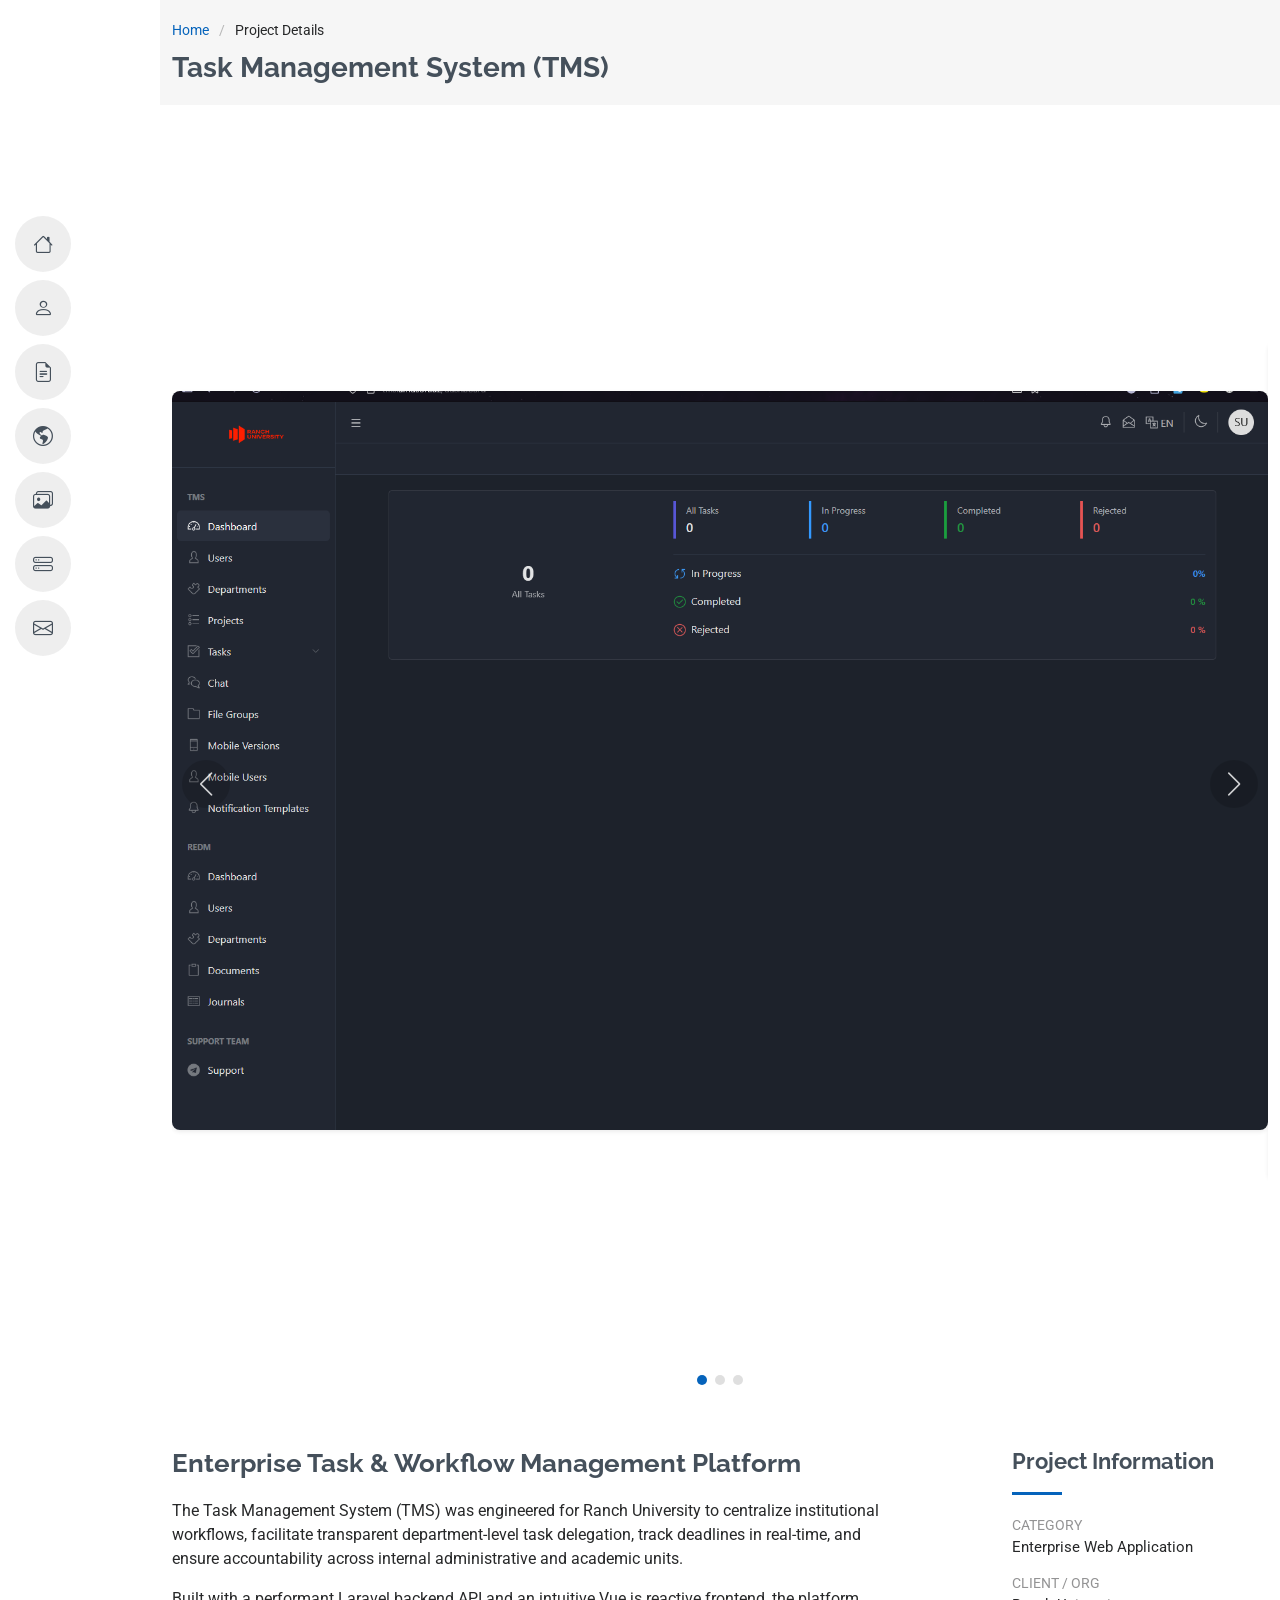
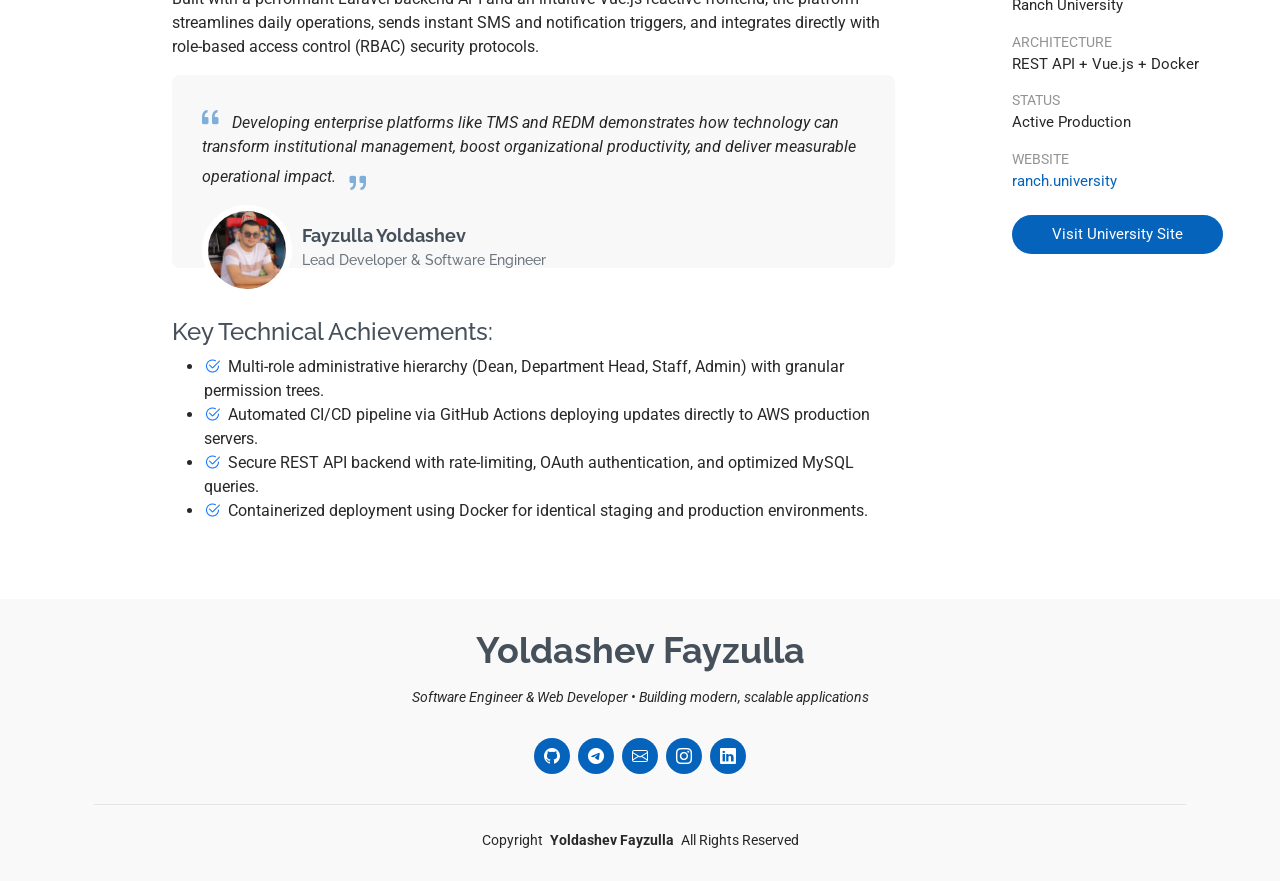
<file: portfolio-details.html>
<!DOCTYPE html>
<html lang="en">

<head>
  <meta charset="utf-8">
  <meta content="width=device-width, initial-scale=1.0" name="viewport">
  <title>Task Management System (TMS) &ndash; Case Study | Fayzulla Yoldashev</title>
  <meta content="Case study of the Task Management System (TMS) built for Ranch University by Fayzulla Yoldashev." name="description">
  <meta content="TMS, Task Management System, Ranch University, Laravel, Vue.js, Fayzulla Yoldashev, Software Engineer" name="keywords">

  <!-- Favicons -->
  <link href="assets/img/favicon.png" rel="icon">
  <link href="assets/img/apple-touch-icon.png" rel="apple-touch-icon">

  <!-- Fonts -->
  <link href="https://fonts.googleapis.com" rel="preconnect">
  <link href="https://fonts.gstatic.com" rel="preconnect" crossorigin>
  <link href="https://fonts.googleapis.com/css2?family=Roboto:ital,wght@0,100;0,300;0,400;0,500;0,700;0,900;1,100;1,300;1,400;1,500;1,700;1,900&family=Poppins:ital,wght@0,100;0,200;0,300;0,400;0,500;0,600;0,700;0,800;0,900;1,100;1,200;1,300;1,400;1,500;1,600;1,700;1,800;1,900&family=Raleway:ital,wght@0,100;0,200;0,300;0,400;0,500;0,600;0,700;0,800;0,900;1,100;1,200;1,300;1,400;1,500;1,600;1,700;1,800;1,900&display=swap" rel="stylesheet">

  <!-- Vendor CSS Files -->
  <link href="assets/vendor/bootstrap/css/bootstrap.min.css" rel="stylesheet">
  <link href="assets/vendor/bootstrap-icons/bootstrap-icons.css" rel="stylesheet">
  <link href="assets/vendor/aos/aos.css" rel="stylesheet">
  <link href="assets/vendor/glightbox/css/glightbox.min.css" rel="stylesheet">
  <link href="assets/vendor/swiper/swiper-bundle.min.css" rel="stylesheet">

  <!-- Main CSS File -->
  <link href="assets/css/main.css" rel="stylesheet">
</head>

<body class="portfolio-details-page">

  <header id="header" class="header d-flex flex-column justify-content-center">

    <i class="header-toggle d-xl-none bi bi-list"></i>

    <nav id="navmenu" class="navmenu">
      <ul>
        <li><a href="index.html#hero"><i class="bi bi-house navicon"></i><span>Home</span></a></li>
        <li><a href="index.html#about"><i class="bi bi-person navicon"></i><span>About</span></a></li>
        <li><a href="index.html#resume"><i class="bi bi-file-earmark-text navicon"></i><span>Resume</span></a></li>
        <li><a href="index.html#international-experience"><i class="bi bi-globe-americas navicon"></i><span>International</span></a></li>
        <li><a href="index.html#portfolio"><i class="bi bi-images navicon"></i><span>Portfolio</span></a></li>
        <li><a href="index.html#services"><i class="bi bi-hdd-stack navicon"></i><span>Services</span></a></li>
        <li><a href="index.html#contact"><i class="bi bi-envelope navicon"></i><span>Contact</span></a></li>
      </ul>
    </nav>

  </header>

  <main class="main">

    <!-- Page Title -->
    <div class="page-title" data-aos="fade">
      <div class="container">
        <nav class="breadcrumbs">
          <ol>
            <li><a href="index.html">Home</a></li>
            <li class="current">Project Details</li>
          </ol>
        </nav>
        <h1>Task Management System (TMS)</h1>
      </div>
    </div><!-- End Page Title -->

    <!-- Portfolio Details Section -->
    <section id="portfolio-details" class="portfolio-details section">

      <div class="container" data-aos="fade-up">

        <div class="portfolio-details-slider swiper init-swiper">
          <script type="application/json" class="swiper-config">
            {
              "loop": true,
              "speed": 600,
              "autoplay": {
                "delay": 5000
              },
              "slidesPerView": "auto",
              "navigation": {
                "nextEl": ".swiper-button-next",
                "prevEl": ".swiper-button-prev"
              },
              "pagination": {
                "el": ".swiper-pagination",
                "type": "bullets",
                "clickable": true
              }
            }
          </script>
          <div class="swiper-wrapper align-items-center">

            <div class="swiper-slide">
              <img src="assets/img/masonry-portfolio/TMS.png" class="rounded-3 shadow-sm" alt="Task Management System Dashboard">
            </div>

            <div class="swiper-slide">
              <img src="assets/img/masonry-portfolio/ranch.jpg" class="rounded-3 shadow-sm" alt="Ranch University Platform Integration">
            </div>

            <div class="swiper-slide">
              <img src="assets/img/masonry-portfolio/masonry-portfolio-6.png" class="rounded-3 shadow-sm" alt="REST API and Vue Interface">
            </div>

          </div>
          <div class="swiper-button-prev"></div>
          <div class="swiper-button-next"></div>
          <div class="swiper-pagination"></div>
        </div>

        <div class="row justify-content-between gy-4 mt-4">

          <div class="col-lg-8" data-aos="fade-up">
            <div class="portfolio-description">
              <h2>Enterprise Task & Workflow Management Platform</h2>
              <p>
                The Task Management System (TMS) was engineered for Ranch University to centralize institutional workflows, facilitate transparent department-level task delegation, track deadlines in real-time, and ensure accountability across internal administrative and academic units.
              </p>
              <p>
                Built with a performant Laravel backend API and an intuitive Vue.js reactive frontend, the platform streamlines daily operations, sends instant SMS and notification triggers, and integrates directly with role-based access control (RBAC) security protocols.
              </p>

              <div class="testimonial-item rounded-3">
                <p>
                  <i class="bi bi-quote quote-icon-left"></i>
                  <span>Developing enterprise platforms like TMS and REDM demonstrates how technology can transform institutional management, boost organizational productivity, and deliver measurable operational impact.</span>
                  <i class="bi bi-quote quote-icon-right"></i>
                </p>
                <div>
                  <img src="assets/img/about_me.jpg" class="testimonial-img" alt="Fayzulla Yoldashev">
                  <h3>Fayzulla Yoldashev</h3>
                  <h4>Lead Developer & Software Engineer</h4>
                </div>
              </div>

              <h4 class="mt-4 mb-2">Key Technical Achievements:</h4>
              <ul>
                <li><i class="bi bi-check2-circle text-primary me-2"></i>Multi-role administrative hierarchy (Dean, Department Head, Staff, Admin) with granular permission trees.</li>
                <li><i class="bi bi-check2-circle text-primary me-2"></i>Automated CI/CD pipeline via GitHub Actions deploying updates directly to AWS production servers.</li>
                <li><i class="bi bi-check2-circle text-primary me-2"></i>Secure REST API backend with rate-limiting, OAuth authentication, and optimized MySQL queries.</li>
                <li><i class="bi bi-check2-circle text-primary me-2"></i>Containerized deployment using Docker for identical staging and production environments.</li>
              </ul>

            </div>
          </div>

          <div class="col-lg-3" data-aos="fade-up" data-aos-delay="100">
            <div class="portfolio-info rounded-3">
              <h3>Project Information</h3>
              <ul>
                <li><strong>Category</strong> Enterprise Web Application</li>
                <li><strong>Client / Org</strong> Ranch University</li>
                <li><strong>Architecture</strong> REST API + Vue.js + Docker</li>
                <li><strong>Status</strong> Active Production</li>
                <li><strong>Website</strong> <a href="https://ranch.university" target="_blank">ranch.university</a></li>
                <li><a href="https://ranch.university" target="_blank" class="btn-visit align-self-start mt-2">Visit University Site</a></li>
              </ul>
            </div>
          </div>

        </div>

      </div>

    </section><!-- /Portfolio Details Section -->

  </main>

  <footer id="footer" class="footer position-relative light-background">
    <div class="container">
      <h3 class="sitename">Yoldashev Fayzulla</h3>
      <p>Software Engineer & Web Developer &bull; Building modern, scalable applications</p>
      <div class="social-links d-flex justify-content-center">
        <a href="https://github.com/YFayzulla" target="_blank"><i class="bi bi-github"></i></a>
        <a href="https://t.me/YFayzulla" target="_blank"><i class="bi bi-telegram"></i></a>
        <a href="mailto:yoldashevfayzulla0@gmail.com"><i class="bi bi-envelope"></i></a>
        <a href="https://www.instagram.com/yoldashevfayzulla/" target="_blank"><i class="bi bi-instagram"></i></a>
        <a href="https://www.linkedin.com/in/fayzulla-yoldashev-836302277/" target="_blank"><i class="bi bi-linkedin"></i></a>
      </div>
      <div class="container">
        <div class="copyright">
          <span>Copyright</span> <strong class="px-1 sitename">Yoldashev Fayzulla</strong> <span>All Rights Reserved</span>
        </div>
      </div>
    </div>
  </footer>

  <!-- Scroll Top -->
  <a href="#" id="scroll-top" class="scroll-top d-flex align-items-center justify-content-center"><i class="bi bi-arrow-up-short"></i></a>

  <!-- Preloader -->
  <div id="preloader"></div>

  <!-- Vendor JS Files -->
  <script src="assets/vendor/bootstrap/js/bootstrap.bundle.min.js"></script>
  <script src="assets/vendor/php-email-form/validate.js"></script>
  <script src="assets/vendor/aos/aos.js"></script>
  <script src="assets/vendor/typed.js/typed.umd.js"></script>
  <script src="assets/vendor/purecounter/purecounter_vanilla.js"></script>
  <script src="assets/vendor/waypoints/noframework.waypoints.js"></script>
  <script src="assets/vendor/glightbox/js/glightbox.min.js"></script>
  <script src="assets/vendor/imagesloaded/imagesloaded.pkgd.min.js"></script>
  <script src="assets/vendor/isotope-layout/isotope.pkgd.min.js"></script>
  <script src="assets/vendor/swiper/swiper-bundle.min.js"></script>

  <!-- Main JS File -->
  <script src="assets/js/main.js"></script>

</body>

</html>
</file>
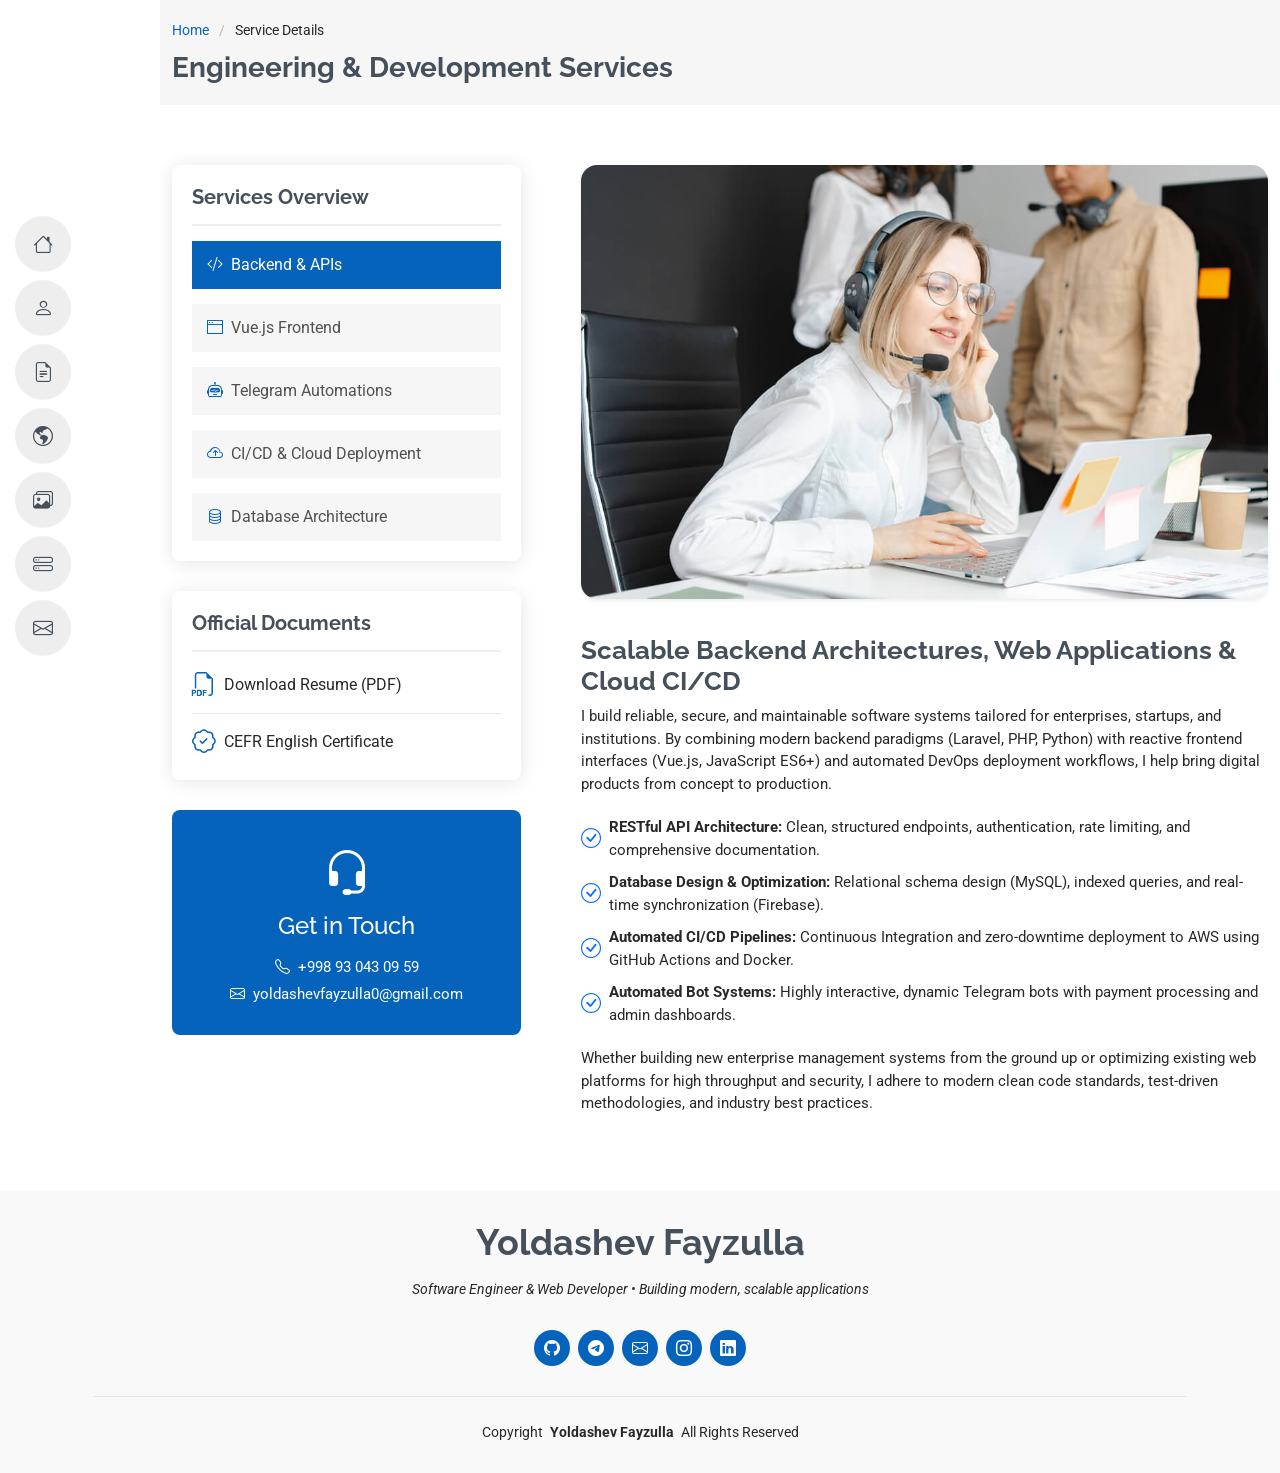
<file: service-details.html>
<!DOCTYPE html>
<html lang="en">

<head>
  <meta charset="utf-8">
  <meta content="width=device-width, initial-scale=1.0" name="viewport">
  <title>Engineering Services &ndash; Details | Fayzulla Yoldashev</title>
  <meta content="Software engineering, backend API development, full-stack web applications, and cloud CI/CD deployment services by Fayzulla Yoldashev." name="description">
  <meta content="Software Engineering Services, Laravel API, Vue.js, DevOps, AWS Deployment, Fayzulla Yoldashev" name="keywords">

  <!-- Favicons -->
  <link href="assets/img/favicon.png" rel="icon">
  <link href="assets/img/apple-touch-icon.png" rel="apple-touch-icon">

  <!-- Fonts -->
  <link href="https://fonts.googleapis.com" rel="preconnect">
  <link href="https://fonts.gstatic.com" rel="preconnect" crossorigin>
  <link href="https://fonts.googleapis.com/css2?family=Roboto:ital,wght@0,100;0,300;0,400;0,500;0,700;0,900;1,100;1,300;1,400;1,500;1,700;1,900&family=Poppins:ital,wght@0,100;0,200;0,300;0,400;0,500;0,600;0,700;0,800;0,900;1,100;1,200;1,300;1,400;1,500;1,600;1,700;1,800;1,900&family=Raleway:ital,wght@0,100;0,200;0,300;0,400;0,500;0,600;0,700;0,800;0,900;1,100;1,200;1,300;1,400;1,500;1,600;1,700;1,800;1,900&display=swap" rel="stylesheet">

  <!-- Vendor CSS Files -->
  <link href="assets/vendor/bootstrap/css/bootstrap.min.css" rel="stylesheet">
  <link href="assets/vendor/bootstrap-icons/bootstrap-icons.css" rel="stylesheet">
  <link href="assets/vendor/aos/aos.css" rel="stylesheet">
  <link href="assets/vendor/glightbox/css/glightbox.min.css" rel="stylesheet">
  <link href="assets/vendor/swiper/swiper-bundle.min.css" rel="stylesheet">

  <!-- Main CSS File -->
  <link href="assets/css/main.css" rel="stylesheet">
</head>

<body class="service-details-page">

  <header id="header" class="header d-flex flex-column justify-content-center">

    <i class="header-toggle d-xl-none bi bi-list"></i>

    <nav id="navmenu" class="navmenu">
      <ul>
        <li><a href="index.html#hero"><i class="bi bi-house navicon"></i><span>Home</span></a></li>
        <li><a href="index.html#about"><i class="bi bi-person navicon"></i><span>About</span></a></li>
        <li><a href="index.html#resume"><i class="bi bi-file-earmark-text navicon"></i><span>Resume</span></a></li>
        <li><a href="index.html#international-experience"><i class="bi bi-globe-americas navicon"></i><span>International</span></a></li>
        <li><a href="index.html#portfolio"><i class="bi bi-images navicon"></i><span>Portfolio</span></a></li>
        <li><a href="index.html#services"><i class="bi bi-hdd-stack navicon"></i><span>Services</span></a></li>
        <li><a href="index.html#contact"><i class="bi bi-envelope navicon"></i><span>Contact</span></a></li>
      </ul>
    </nav>

  </header>

  <main class="main">

    <!-- Page Title -->
    <div class="page-title" data-aos="fade">
      <div class="container">
        <nav class="breadcrumbs">
          <ol>
            <li><a href="index.html">Home</a></li>
            <li class="current">Service Details</li>
          </ol>
        </nav>
        <h1>Engineering & Development Services</h1>
      </div>
    </div><!-- End Page Title -->

    <!-- Service Details Section -->
    <section id="service-details" class="service-details section">

      <div class="container">

        <div class="row gy-5">

          <div class="col-lg-4" data-aos="fade-up" data-aos-delay="100">

            <div class="service-box rounded-3">
              <h4>Services Overview</h4>
              <div class="services-list">
                <a href="#backend" class="active"><i class="bi bi-code-slash"></i><span>Backend & APIs</span></a>
                <a href="#frontend"><i class="bi bi-window-fullscreen"></i><span>Vue.js Frontend</span></a>
                <a href="#bots"><i class="bi bi-robot"></i><span>Telegram Automations</span></a>
                <a href="#devops"><i class="bi bi-cloud-arrow-up"></i><span>CI/CD & Cloud Deployment</span></a>
                <a href="#database"><i class="bi bi-database"></i><span>Database Architecture</span></a>
              </div>
            </div><!-- End Services List -->

            <div class="service-box rounded-3">
              <h4>Official Documents</h4>
              <div class="download-catalog">
                <a href="assets/img/files/Resume.pdf" target="_blank"><i class="bi bi-filetype-pdf"></i><span>Download Resume (PDF)</span></a>
                <a href="assets/img/files/fc79917eb9b16c9d07ec651720e0645d.pdf" target="_blank"><i class="bi bi-patch-check"></i><span>CEFR English Certificate</span></a>
              </div>
            </div><!-- End Services List -->

            <div class="help-box rounded-3 d-flex flex-column justify-content-center align-items-center">
              <i class="bi bi-headset help-icon"></i>
              <h4>Get in Touch</h4>
              <p class="d-flex align-items-center mt-2 mb-0"><i class="bi bi-telephone me-2"></i> <a href="tel:+998930430959" class="text-white">+998 93 043 09 59</a></p>
              <p class="d-flex align-items-center mt-1 mb-0"><i class="bi bi-envelope me-2"></i> <a href="mailto:yoldashevfayzulla0@gmail.com" class="text-white">yoldashevfayzulla0@gmail.com</a></p>
            </div>

          </div>

          <div class="col-lg-8 ps-lg-5" data-aos="fade-up" data-aos-delay="200">
            <img src="assets/img/services.jpg" alt="Software Engineering Services" class="img-fluid services-img rounded-4 shadow-sm">
            <h3 class="mt-3">Scalable Backend Architectures, Web Applications & Cloud CI/CD</h3>
            <p>
              I build reliable, secure, and maintainable software systems tailored for enterprises, startups, and institutions. By combining modern backend paradigms (Laravel, PHP, Python) with reactive frontend interfaces (Vue.js, JavaScript ES6+) and automated DevOps deployment workflows, I help bring digital products from concept to production.
            </p>
            <ul class="mt-3">
              <li><i class="bi bi-check-circle text-primary"></i> <span><strong>RESTful API Architecture:</strong> Clean, structured endpoints, authentication, rate limiting, and comprehensive documentation.</span></li>
              <li><i class="bi bi-check-circle text-primary"></i> <span><strong>Database Design & Optimization:</strong> Relational schema design (MySQL), indexed queries, and real-time synchronization (Firebase).</span></li>
              <li><i class="bi bi-check-circle text-primary"></i> <span><strong>Automated CI/CD Pipelines:</strong> Continuous Integration and zero-downtime deployment to AWS using GitHub Actions and Docker.</span></li>
              <li><i class="bi bi-check-circle text-primary"></i> <span><strong>Automated Bot Systems:</strong> Highly interactive, dynamic Telegram bots with payment processing and admin dashboards.</span></li>
            </ul>
            <p class="mt-3">
              Whether building new enterprise management systems from the ground up or optimizing existing web platforms for high throughput and security, I adhere to modern clean code standards, test-driven methodologies, and industry best practices.
            </p>
          </div>

        </div>

      </div>

    </section><!-- /Service Details Section -->

  </main>

  <footer id="footer" class="footer position-relative light-background">
    <div class="container">
      <h3 class="sitename">Yoldashev Fayzulla</h3>
      <p>Software Engineer & Web Developer &bull; Building modern, scalable applications</p>
      <div class="social-links d-flex justify-content-center">
        <a href="https://github.com/YFayzulla" target="_blank"><i class="bi bi-github"></i></a>
        <a href="https://t.me/YFayzulla" target="_blank"><i class="bi bi-telegram"></i></a>
        <a href="mailto:yoldashevfayzulla0@gmail.com"><i class="bi bi-envelope"></i></a>
        <a href="https://www.instagram.com/yoldashevfayzulla/" target="_blank"><i class="bi bi-instagram"></i></a>
        <a href="https://www.linkedin.com/in/fayzulla-yoldashev-836302277/" target="_blank"><i class="bi bi-linkedin"></i></a>
      </div>
      <div class="container">
        <div class="copyright">
          <span>Copyright</span> <strong class="px-1 sitename">Yoldashev Fayzulla</strong> <span>All Rights Reserved</span>
        </div>
      </div>
    </div>
  </footer>

  <!-- Scroll Top -->
  <a href="#" id="scroll-top" class="scroll-top d-flex align-items-center justify-content-center"><i class="bi bi-arrow-up-short"></i></a>

  <!-- Preloader -->
  <div id="preloader"></div>

  <!-- Vendor JS Files -->
  <script src="assets/vendor/bootstrap/js/bootstrap.bundle.min.js"></script>
  <script src="assets/vendor/php-email-form/validate.js"></script>
  <script src="assets/vendor/aos/aos.js"></script>
  <script src="assets/vendor/typed.js/typed.umd.js"></script>
  <script src="assets/vendor/purecounter/purecounter_vanilla.js"></script>
  <script src="assets/vendor/waypoints/noframework.waypoints.js"></script>
  <script src="assets/vendor/glightbox/js/glightbox.min.js"></script>
  <script src="assets/vendor/imagesloaded/imagesloaded.pkgd.min.js"></script>
  <script src="assets/vendor/isotope-layout/isotope.pkgd.min.js"></script>
  <script src="assets/vendor/swiper/swiper-bundle.min.js"></script>

  <!-- Main JS File -->
  <script src="assets/js/main.js"></script>

</body>

</html>
</file>
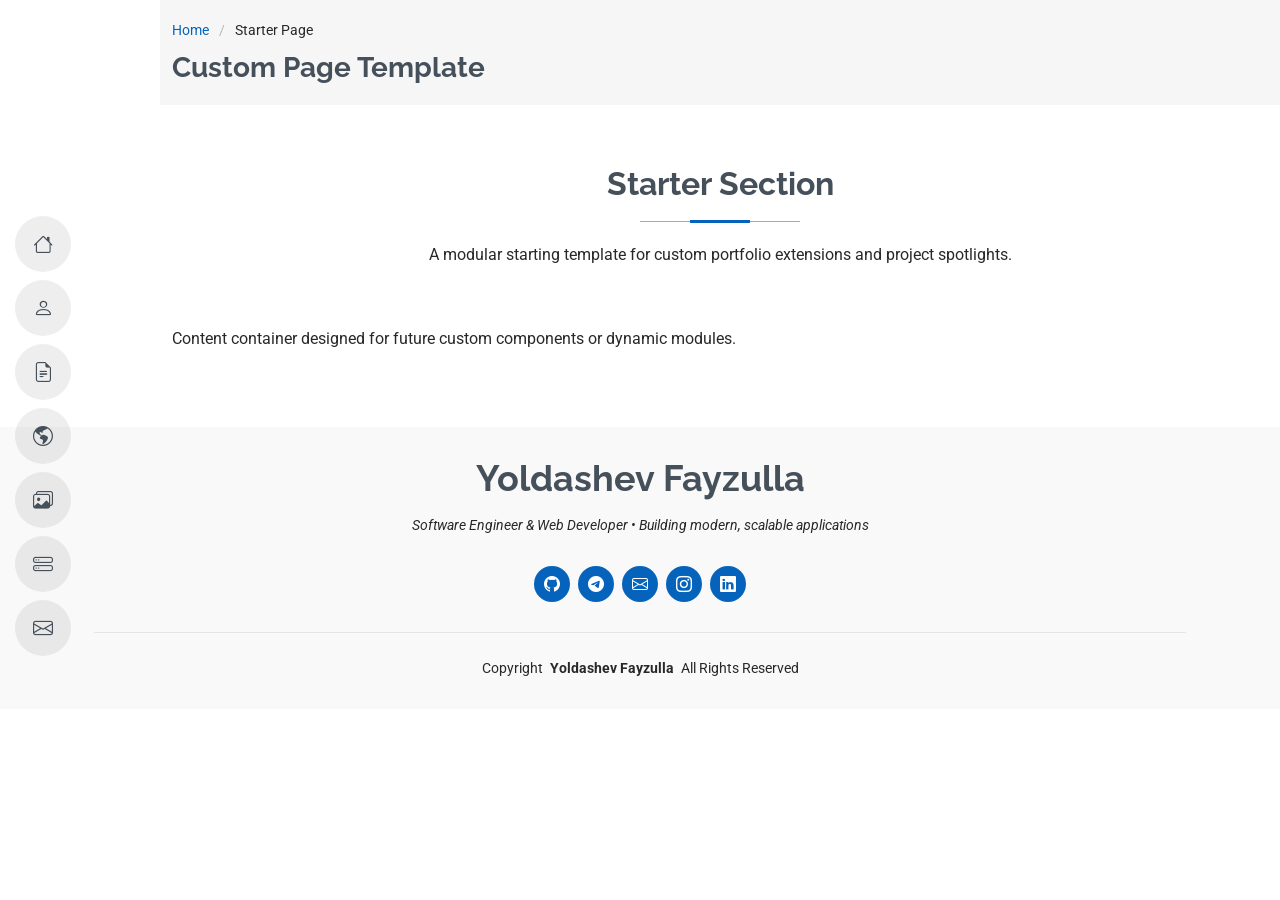
<file: starter-page.html>
<!DOCTYPE html>
<html lang="en">

<head>
  <meta charset="utf-8">
  <meta content="width=device-width, initial-scale=1.0" name="viewport">
  <title>Starter Page | Fayzulla Yoldashev</title>
  <meta content="Software Engineer and Web Developer Portfolio" name="description">
  <meta content="Fayzulla Yoldashev, Software Engineer, Portfolio" name="keywords">

  <!-- Favicons -->
  <link href="assets/img/favicon.png" rel="icon">
  <link href="assets/img/apple-touch-icon.png" rel="apple-touch-icon">

  <!-- Fonts -->
  <link href="https://fonts.googleapis.com" rel="preconnect">
  <link href="https://fonts.gstatic.com" rel="preconnect" crossorigin>
  <link href="https://fonts.googleapis.com/css2?family=Roboto:ital,wght@0,100;0,300;0,400;0,500;0,700;0,900;1,100;1,300;1,400;1,500;1,700;1,900&family=Poppins:ital,wght@0,100;0,200;0,300;0,400;0,500;0,600;0,700;0,800;0,900;1,100;1,200;1,300;1,400;1,500;1,600;1,700;1,800;1,900&family=Raleway:ital,wght@0,100;0,200;0,300;0,400;0,500;0,600;0,700;0,800;0,900;1,100;1,200;1,300;1,400;1,500;1,600;1,700;1,800;1,900&display=swap" rel="stylesheet">

  <!-- Vendor CSS Files -->
  <link href="assets/vendor/bootstrap/css/bootstrap.min.css" rel="stylesheet">
  <link href="assets/vendor/bootstrap-icons/bootstrap-icons.css" rel="stylesheet">
  <link href="assets/vendor/aos/aos.css" rel="stylesheet">
  <link href="assets/vendor/glightbox/css/glightbox.min.css" rel="stylesheet">
  <link href="assets/vendor/swiper/swiper-bundle.min.css" rel="stylesheet">

  <!-- Main CSS File -->
  <link href="assets/css/main.css" rel="stylesheet">
</head>

<body class="starter-page-page">

  <header id="header" class="header d-flex flex-column justify-content-center">

    <i class="header-toggle d-xl-none bi bi-list"></i>

    <nav id="navmenu" class="navmenu">
      <ul>
        <li><a href="index.html#hero"><i class="bi bi-house navicon"></i><span>Home</span></a></li>
        <li><a href="index.html#about"><i class="bi bi-person navicon"></i><span>About</span></a></li>
        <li><a href="index.html#resume"><i class="bi bi-file-earmark-text navicon"></i><span>Resume</span></a></li>
        <li><a href="index.html#international-experience"><i class="bi bi-globe-americas navicon"></i><span>International</span></a></li>
        <li><a href="index.html#portfolio"><i class="bi bi-images navicon"></i><span>Portfolio</span></a></li>
        <li><a href="index.html#services"><i class="bi bi-hdd-stack navicon"></i><span>Services</span></a></li>
        <li><a href="index.html#contact"><i class="bi bi-envelope navicon"></i><span>Contact</span></a></li>
      </ul>
    </nav>

  </header>

  <main class="main">

    <!-- Page Title -->
    <div class="page-title" data-aos="fade">
      <div class="container">
        <nav class="breadcrumbs">
          <ol>
            <li><a href="index.html">Home</a></li>
            <li class="current">Starter Page</li>
          </ol>
        </nav>
        <h1>Custom Page Template</h1>
      </div>
    </div><!-- End Page Title -->

    <!-- Starter Section Section -->
    <section id="starter-section" class="starter-section section">

      <!-- Section Title -->
      <div class="container section-title" data-aos="fade-up">
        <h2>Starter Section</h2>
        <p>A modular starting template for custom portfolio extensions and project spotlights.</p>
      </div><!-- End Section Title -->

      <div class="container" data-aos="fade-up">
        <p>Content container designed for future custom components or dynamic modules.</p>
      </div>

    </section><!-- /Starter Section Section -->

  </main>

  <footer id="footer" class="footer position-relative light-background">
    <div class="container">
      <h3 class="sitename">Yoldashev Fayzulla</h3>
      <p>Software Engineer & Web Developer &bull; Building modern, scalable applications</p>
      <div class="social-links d-flex justify-content-center">
        <a href="https://github.com/YFayzulla" target="_blank"><i class="bi bi-github"></i></a>
        <a href="https://t.me/YFayzulla" target="_blank"><i class="bi bi-telegram"></i></a>
        <a href="mailto:yoldashevfayzulla0@gmail.com"><i class="bi bi-envelope"></i></a>
        <a href="https://www.instagram.com/yoldashevfayzulla/" target="_blank"><i class="bi bi-instagram"></i></a>
        <a href="https://www.linkedin.com/in/fayzulla-yoldashev-836302277/" target="_blank"><i class="bi bi-linkedin"></i></a>
      </div>
      <div class="container">
        <div class="copyright">
          <span>Copyright</span> <strong class="px-1 sitename">Yoldashev Fayzulla</strong> <span>All Rights Reserved</span>
        </div>
      </div>
    </div>
  </footer>

  <!-- Scroll Top -->
  <a href="#" id="scroll-top" class="scroll-top d-flex align-items-center justify-content-center"><i class="bi bi-arrow-up-short"></i></a>

  <!-- Preloader -->
  <div id="preloader"></div>

  <!-- Vendor JS Files -->
  <script src="assets/vendor/bootstrap/js/bootstrap.bundle.min.js"></script>
  <script src="assets/vendor/php-email-form/validate.js"></script>
  <script src="assets/vendor/aos/aos.js"></script>
  <script src="assets/vendor/typed.js/typed.umd.js"></script>
  <script src="assets/vendor/purecounter/purecounter_vanilla.js"></script>
  <script src="assets/vendor/waypoints/noframework.waypoints.js"></script>
  <script src="assets/vendor/glightbox/js/glightbox.min.js"></script>
  <script src="assets/vendor/imagesloaded/imagesloaded.pkgd.min.js"></script>
  <script src="assets/vendor/isotope-layout/isotope.pkgd.min.js"></script>
  <script src="assets/vendor/swiper/swiper-bundle.min.js"></script>

  <!-- Main JS File -->
  <script src="assets/js/main.js"></script>

</body>

</html>
</file>
<file: assets/css/main.css>
/**
* Template Name: MyResume
* Template URL: https://bootstrapmade.com/free-html-bootstrap-template-my-resume/
* Updated: Jun 29 2024 with Bootstrap v5.3.3
* Author: BootstrapMade.com
* License: https://bootstrapmade.com/license/
*/

/*--------------------------------------------------------------
# Font & Color Variables
# Help: https://bootstrapmade.com/color-system/
--------------------------------------------------------------*/
/* Fonts */
:root {
  --default-font: "Roboto",  system-ui, -apple-system, "Segoe UI", Roboto, "Helvetica Neue", Arial, "Noto Sans", "Liberation Sans", sans-serif, "Apple Color Emoji", "Segoe UI Emoji", "Segoe UI Symbol", "Noto Color Emoji";
  --heading-font: "Raleway",  sans-serif;
  --nav-font: "Poppins",  sans-serif;
}

/* Global Colors - The following color variables are used throughout the website. Updating them here will change the color scheme of the entire website */
:root { 
  --background-color: #ffffff; /* Background color for the entire website, including individual sections */
  --default-color: #272829; /* Default color used for the majority of the text content across the entire website */
  --heading-color: #45505b; /* Color for headings, subheadings and title throughout the website */
  --accent-color: #0563bb; /* Accent color that represents your brand on the website. It's used for buttons, links, and other elements that need to stand out */
  --surface-color: #ffffff; /* The surface color is used as a background of boxed elements within sections, such as cards, icon boxes, or other elements that require a visual separation from the global background. */
  --contrast-color: #ffffff; /* Contrast color for text, ensuring readability against backgrounds of accent, heading, or default colors. */
}

/* Nav Menu Colors - The following color variables are used specifically for the navigation menu. They are separate from the global colors to allow for more customization options */
:root {
  --nav-color: #45505b;  /* The default color of the main navmenu links */
  --nav-hover-color: #0563bb; /* Applied to main navmenu links when they are hovered over or active */
  --nav-mobile-background-color: #ffffff; /* Used as the background color for mobile navigation menu */
  --nav-dropdown-background-color: #ffffff; /* Used as the background color for dropdown items that appear when hovering over primary navigation items */
  --nav-dropdown-color: #212529; /* Used for navigation links of the dropdown items in the navigation menu. */
  --nav-dropdown-hover-color: #0563bb; /* Similar to --nav-hover-color, this color is applied to dropdown navigation links when they are hovered over. */
}

/* Color Presets - These classes override global colors when applied to any section or element, providing reuse of the sam color scheme. */

.light-background {
  --background-color: #f9f9f9;
  --surface-color: #ffffff;
}

.dark-background {
  --background-color: #060606;
  --default-color: #ffffff;
  --heading-color: #ffffff;
  --surface-color: #252525;
  --contrast-color: #ffffff;
}

/* Smooth scroll */
:root {
  scroll-behavior: smooth;
}

/*--------------------------------------------------------------
# General Styling & Shared Classes
--------------------------------------------------------------*/
body {
  color: var(--default-color);
  background-color: var(--background-color);
  font-family: var(--default-font);
}

a {
  color: var(--accent-color);
  text-decoration: none;
  transition: 0.3s;
}

a:hover {
  color: color-mix(in srgb, var(--accent-color), transparent 25%);
  text-decoration: none;
}

h1,
h2,
h3,
h4,
h5,
h6 {
  color: var(--heading-color);
  font-family: var(--heading-font);
}

/* PHP Email Form Messages
------------------------------*/
.php-email-form .error-message {
  display: none;
  background: #df1529;
  color: #ffffff;
  text-align: left;
  padding: 15px;
  margin-bottom: 24px;
  font-weight: 600;
}

.php-email-form .sent-message {
  display: none;
  color: #ffffff;
  background: #059652;
  text-align: center;
  padding: 15px;
  margin-bottom: 24px;
  font-weight: 600;
}

.php-email-form .loading {
  display: none;
  background: var(--surface-color);
  text-align: center;
  padding: 15px;
  margin-bottom: 24px;
}

.php-email-form .loading:before {
  content: "";
  display: inline-block;
  border-radius: 50%;
  width: 24px;
  height: 24px;
  margin: 0 10px -6px 0;
  border: 3px solid var(--accent-color);
  border-top-color: var(--surface-color);
  animation: php-email-form-loading 1s linear infinite;
}

@keyframes php-email-form-loading {
  0% {
    transform: rotate(0deg);
  }

  100% {
    transform: rotate(360deg);
  }
}

/*--------------------------------------------------------------
# Global Header
--------------------------------------------------------------*/
.header {
  color: var(--default-color);
  position: fixed;
  top: 0;
  left: 0;
  bottom: 0;
  padding: 0 15px;
  transition: all ease-in-out 0.3s;
  overflow-y: auto;
  z-index: 997;
  min-width: 200px;
}

@media (max-width: 1199px) {
  .header {
    background-color: var(--background-color);
    border-right: 1px solid color-mix(in srgb, var(--default-color), transparent 90%);
    width: 300px;
    left: -100%;
  }
}

@media (min-width: 1200px) and (max-width: 1600px) {
  .header~main {
    margin-left: 160px;
  }

  .header~main .hero {
    margin-left: -160px;
    width: 100vw;
  }
}

.header.header-show {
  left: 0;
}

.header .header-toggle {
  color: var(--contrast-color);
  background-color: var(--accent-color);
  font-size: 22px;
  display: flex;
  align-items: center;
  justify-content: center;
  width: 40px;
  height: 40px;
  border-radius: 50%;
  cursor: pointer;
  position: fixed;
  top: 15px;
  right: 15px;
  z-index: 9999;
  transition: background-color 0.3s;
}

.header .header-toggle:hover {
  color: var(--contrast-color);
  background-color: color-mix(in srgb, var(--accent-color) 90%, white 15%);
}

/*--------------------------------------------------------------
# Navigation Menu
--------------------------------------------------------------*/
.navmenu {
  padding: 0;
  z-index: 9997;
}

.navmenu ul {
  list-style: none;
  padding: 0 0 20px 0;
  margin: 0;
  width: 140px;
}

.navmenu a,
.navmenu a:focus {
  color: var(--nav-color);
  font-family: var(--nav-font);
  display: flex;
  align-items: center;
  padding: 10px 18px;
  margin-bottom: 8px;
  font-size: 15px;
  border-radius: 50px;
  background: color-mix(in srgb, var(--default-color), transparent 92%);
  height: 56px;
  width: 100%;
  overflow: hidden;
  transition: 0.3s;
}

.navmenu a i,
.navmenu a:focus i {
  font-size: 20px;
}

.navmenu a span,
.navmenu a:focus span {
  padding: 0 5px 0 7px;
}

@media (min-width: 992px) {

  .navmenu a,
  .navmenu a:focus {
    max-width: 56px;
  }

  .navmenu a span,
  .navmenu a:focus span {
    display: none;
  }
}

.navmenu a:hover,
.navmenu .active,
.navmenu .active:focus,
.navmenu li:hover>a {
  color: var(--contrast-color);
  background: var(--nav-hover-color);
}

.navmenu a:hover,
.navmenu li:hover>a {
  max-width: 100%;
  color: var(--contrast-color);
}

.navmenu a:hover span,
.navmenu li:hover>a span {
  display: block;
}

/*--------------------------------------------------------------
# Global Footer
--------------------------------------------------------------*/
.footer {
  color: var(--default-color);
  background-color: var(--background-color);
  font-size: 14px;
  text-align: center;
  padding: 30px 0;
  position: relative;
}

.footer h3 {
  font-size: 36px;
  font-weight: 700;
  position: relative;
  padding: 0;
  margin: 0 0 15px 0;
}

.footer p {
  font-size: 15;
  font-style: italic;
  padding: 0;
  margin: 0 0 30px 0;
}

.footer .social-links {
  margin: 0 0 30px 0;
}

.footer .social-links a {
  font-size: 16px;
  display: flex;
  align-items: center;
  justify-content: center;
  background: var(--accent-color);
  color: var(--contrast-color);
  line-height: 1;
  margin: 0 4px;
  border-radius: 50%;
  text-align: center;
  width: 36px;
  height: 36px;
  transition: 0.3s;
}

.footer .social-links a:hover {
  background: color-mix(in srgb, var(--accent-color), transparent 20%);
  text-decoration: none;
}

.footer .copyright {
  padding-top: 25px;
  border-top: 1px solid color-mix(in srgb, var(--default-color), transparent 90%);
}

.footer .credits {
  font-size: 13px;
  padding-top: 5px;
}

/*--------------------------------------------------------------
# Preloader
--------------------------------------------------------------*/
#preloader {
  position: fixed;
  inset: 0;
  z-index: 999999;
  overflow: hidden;
  background: var(--background-color);
  transition: all 0.6s ease-out;
}

#preloader:before {
  content: "";
  position: fixed;
  top: calc(50% - 30px);
  left: calc(50% - 30px);
  border: 6px solid #ffffff;
  border-color: var(--accent-color) transparent var(--accent-color) transparent;
  border-radius: 50%;
  width: 60px;
  height: 60px;
  animation: animate-preloader 1.5s linear infinite;
}

@keyframes animate-preloader {
  0% {
    transform: rotate(0deg);
  }

  100% {
    transform: rotate(360deg);
  }
}

/*--------------------------------------------------------------
# Scroll Top Button
--------------------------------------------------------------*/
.scroll-top {
  position: fixed;
  visibility: hidden;
  opacity: 0;
  right: 15px;
  bottom: -15px;
  z-index: 99999;
  background-color: var(--accent-color);
  width: 44px;
  height: 44px;
  border-radius: 50px;
  transition: all 0.4s;
}

.scroll-top i {
  font-size: 24px;
  color: var(--contrast-color);
  line-height: 0;
}

.scroll-top:hover {
  background-color: color-mix(in srgb, var(--accent-color), transparent 20%);
  color: var(--contrast-color);
}

.scroll-top.active {
  visibility: visible;
  opacity: 1;
  bottom: 15px;
}

/*--------------------------------------------------------------
# Disable aos animation delay on mobile devices
--------------------------------------------------------------*/
@media screen and (max-width: 768px) {
  [data-aos-delay] {
    transition-delay: 0 !important;
  }
}

/*--------------------------------------------------------------
# Global Page Titles & Breadcrumbs
--------------------------------------------------------------*/
.page-title {
  --background-color: color-mix(in srgb, var(--default-color), transparent 96%);
  color: var(--default-color);
  background-color: var(--background-color);
  padding: 20px 0;
  position: relative;
}

.page-title h1 {
  font-size: 28px;
  font-weight: 700;
  margin: 0;
}

.page-title .breadcrumbs ol {
  display: flex;
  flex-wrap: wrap;
  list-style: none;
  padding: 0 0 10px 0;
  margin: 0;
  font-size: 14px;
  font-weight: 400;
}

.page-title .breadcrumbs ol li+li {
  padding-left: 10px;
}

.page-title .breadcrumbs ol li+li::before {
  content: "/";
  display: inline-block;
  padding-right: 10px;
  color: color-mix(in srgb, var(--default-color), transparent 70%);
}

/*--------------------------------------------------------------
# Global Sections
--------------------------------------------------------------*/
section,
.section {
  color: var(--default-color);
  background-color: var(--background-color);
  padding: 60px 0;
  overflow: clip;
}

/*--------------------------------------------------------------
# Global Section Titles
--------------------------------------------------------------*/
.section-title {
  text-align: center;
  padding-bottom: 60px;
  position: relative;
}

.section-title h2 {
  font-size: 32px;
  font-weight: 700;
  margin-bottom: 20px;
  padding-bottom: 20px;
  position: relative;
}

.section-title h2:before {
  content: "";
  position: absolute;
  display: block;
  width: 160px;
  height: 1px;
  background: color-mix(in srgb, var(--default-color), transparent 60%);
  left: 0;
  right: 0;
  bottom: 1px;
  margin: auto;
}

.section-title h2::after {
  content: "";
  position: absolute;
  display: block;
  width: 60px;
  height: 3px;
  background: var(--accent-color);
  left: 0;
  right: 0;
  bottom: 0;
  margin: auto;
}

.section-title p {
  margin-bottom: 0;
}

/*--------------------------------------------------------------
# Hero Section
--------------------------------------------------------------*/
.hero {
  width: 100%;
  min-height: 100vh;
  position: relative;
  padding: 80px 0;
  display: flex;
  align-items: center;
  justify-content: center;
}

.hero img {
  position: absolute;
  inset: 0;
  display: block;
  width: 100%;
  height: 100%;
  object-fit: cover;
  z-index: 1;
}

.hero:before {
  content: "";
  background: color-mix(in srgb, var(--background-color), transparent 30%);
  position: absolute;
  inset: 0;
  z-index: 2;
}

.hero .container {
  position: relative;
  z-index: 3;
}

.hero h2 {
  margin: 0;
  font-size: 64px;
  font-weight: 700;
}

.hero p {
  margin: 5px 0 0 0;
  font-size: 26px;
}

.hero p span {
  letter-spacing: 1px;
  border-bottom: 2px solid var(--accent-color);
}

.hero .social-links {
  margin-top: 25px;
}

.hero .social-links a {
  font-size: 20px;
  display: inline-block;
  color: color-mix(in srgb, var(--default-color), transparent 30%);
  line-height: 1;
  margin-right: 20px;
  transition: 0.3s;
}

.hero .social-links a:hover {
  color: var(--accent-color);
}

@media (max-width: 768px) {
  .hero h2 {
    font-size: 32px;
  }

  .hero p {
    font-size: 20px;
  }
}

/*--------------------------------------------------------------
# About Section
--------------------------------------------------------------*/
.about .content h2 {
  font-weight: 700;
  font-size: 24px;
}

.about .content ul {
  list-style: none;
  padding: 0;
}

.about .content ul li {
  margin-bottom: 20px;
  display: flex;
  align-items: center;
}

.about .content ul strong {
  margin-right: 10px;
}

.about .content ul i {
  font-size: 16px;
  margin-right: 5px;
  color: var(--accent-color);
  line-height: 0;
}

/*--------------------------------------------------------------
# Stats Section
--------------------------------------------------------------*/
.stats i {
  background-color: var(--accent-color);
  color: var(--contrast-color);
  width: 54px;
  height: 54px;
  font-size: 24px;
  border-radius: 50px;
  display: inline-flex;
  align-items: center;
  justify-content: center;
  position: relative;
  z-index: 1;
}

.stats .stats-item {
  margin-top: 10px;
  width: 100%;
  position: relative;
  text-align: center;
  z-index: 0;
}

.stats .stats-item span {
  font-size: 36px;
  display: block;
  font-weight: 700;
  color: color-mix(in srgb, var(--default-color), transparent 20%);
}

.stats .stats-item p {
  padding: 0;
  margin: 0;
  color: color-mix(in srgb, var(--default-color), transparent 50%);
  font-size: 16px;
}

/*--------------------------------------------------------------
# Skills Section
--------------------------------------------------------------*/
.skills .progress {
  height: 60px;
  display: block;
  background: none;
  border-radius: 0;
}

.skills .progress .skill {
  color: var(--heading-color);
  padding: 0;
  margin: 0 0 6px 0;
  text-transform: uppercase;
  display: block;
  font-weight: 600;
  font-family: var(--heading-font);
}

.skills .progress .skill .val {
  float: right;
  font-style: normal;
}

.skills .progress-bar-wrap {
  background: color-mix(in srgb, var(--default-color), transparent 92%);
  height: 8px;
  border-radius: 10px;
  overflow: hidden;
}

.skills .progress-bar {
  width: 1px;
  height: 8px;
  transition: 0.9s ease-in-out;
  background: linear-gradient(90deg, var(--accent-color) 0%, #1e88e5 100%);
  border-radius: 10px;
}

/*--------------------------------------------------------------
# Resume Section
--------------------------------------------------------------*/
.resume .resume-title {
  color: var(--heading-color);
  font-size: 24px;
  font-weight: 700;
  margin-top: 20px;
  margin-bottom: 20px;
}

.resume .resume-item {
  padding: 0 0 20px 20px;
  margin-top: -2px;
  border-left: 2px solid var(--accent-color);
  position: relative;
}

.resume .resume-item h4 {
  line-height: 18px;
  font-size: 18px;
  font-weight: 600;
  text-transform: uppercase;
  color: color-mix(in srgb, var(--default-color), transparent 20%);
  margin-bottom: 10px;
}

.resume .resume-item h5 {
  font-size: 14px;
  padding: 4px 12px;
  display: inline-block;
  font-weight: 600;
  margin-bottom: 10px;
  background: color-mix(in srgb, var(--accent-color), transparent 92%);
  color: var(--accent-color);
  border-radius: 4px;
}

.resume .resume-item ul {
  padding-left: 20px;
}

.resume .resume-item ul li {
  padding-bottom: 10px;
}

.resume .resume-item:last-child {
  padding-bottom: 0;
}

.resume .resume-item::before {
  content: "";
  position: absolute;
  width: 16px;
  height: 16px;
  border-radius: 50px;
  left: -9px;
  top: 0;
  background: var(--background-color);
  border: 2px solid var(--accent-color);
}

.resume .btn-download-resume {
  display: inline-flex;
  align-items: center;
  gap: 6px;
  padding: 6px 18px;
  background: var(--accent-color);
  color: #ffffff !important;
  font-size: 14px;
  font-weight: 600;
  border-radius: 50px;
  margin-top: 8px;
  box-shadow: 0 4px 15px rgba(5, 99, 187, 0.2);
  transition: all 0.3s ease;
}

.resume .btn-download-resume:hover {
  background: color-mix(in srgb, var(--accent-color), transparent 20%);
  transform: translateY(-2px);
  box-shadow: 0 6px 20px rgba(5, 99, 187, 0.3);
}

.resume .btn-cert-badge {
  display: inline-flex;
  align-items: center;
  gap: 4px;
  padding: 2px 10px;
  background: color-mix(in srgb, var(--accent-color), transparent 92%);
  color: var(--accent-color) !important;
  border-radius: 50px;
  font-size: 13px;
  font-weight: 500;
  margin-left: 6px;
  transition: all 0.2s ease;
}

.resume .btn-cert-badge:hover {
  background: var(--accent-color);
  color: #ffffff !important;
}

/*--------------------------------------------------------------
# International Experience Section
--------------------------------------------------------------*/
.international-experience .main-experience-card {
  background-color: var(--surface-color);
  border-radius: 16px;
  padding: 40px 35px;
  box-shadow: 0 10px 40px rgba(0, 0, 0, 0.05);
  border: 1px solid color-mix(in srgb, var(--default-color), transparent 90%);
  position: relative;
  transition: all 0.3s ease;
  margin-bottom: 40px;
}

.international-experience .main-experience-card:hover {
  transform: translateY(-4px);
  box-shadow: 0 15px 45px rgba(5, 99, 187, 0.09);
  border-color: color-mix(in srgb, var(--accent-color), transparent 70%);
}

.international-experience .card-header-meta {
  display: flex;
  justify-content: space-between;
  align-items: center;
  flex-wrap: wrap;
  gap: 12px;
  padding-bottom: 20px;
  border-bottom: 1px solid color-mix(in srgb, var(--default-color), transparent 92%);
  margin-bottom: 25px;
}

.international-experience .location-badge {
  display: inline-flex;
  align-items: center;
  gap: 8px;
  background: color-mix(in srgb, var(--accent-color), transparent 92%);
  color: var(--accent-color);
  padding: 6px 16px;
  border-radius: 50px;
  font-size: 14px;
  font-weight: 600;
}

.international-experience .meta-chips {
  display: flex;
  align-items: center;
  flex-wrap: wrap;
  gap: 10px;
}

.international-experience .badge-chip {
  display: inline-flex;
  align-items: center;
  padding: 6px 14px;
  border-radius: 50px;
  font-size: 13px;
  font-weight: 500;
  background: color-mix(in srgb, var(--default-color), transparent 95%);
  color: var(--default-color);
}

.international-experience .badge-chip.duration {
  background: #e8f5e9;
  color: #2e7d32;
  font-weight: 600;
}

.international-experience .badge-chip.date {
  background: #e3f2fd;
  color: #1565c0;
}

.international-experience .card-body-content .experience-title {
  font-size: 28px;
  font-weight: 700;
  color: var(--heading-color);
  margin-bottom: 8px;
}

.international-experience .card-body-content .program-track {
  font-size: 18px;
  font-weight: 600;
  color: var(--accent-color);
  margin-bottom: 12px;
  display: flex;
  align-items: center;
  flex-wrap: wrap;
  gap: 6px;
}

.international-experience .card-body-content .institution-name {
  font-size: 15px;
  color: color-mix(in srgb, var(--default-color), transparent 35%);
  margin-bottom: 20px;
  display: flex;
  align-items: center;
  gap: 6px;
}

.international-experience .card-body-content .experience-desc {
  font-size: 16px;
  line-height: 1.7;
  color: var(--default-color);
  margin-bottom: 25px;
  padding-left: 18px;
  border-left: 3px solid var(--accent-color);
  background: color-mix(in srgb, var(--accent-color), transparent 97%);
  padding-top: 14px;
  padding-bottom: 14px;
  padding-right: 18px;
  border-radius: 0 8px 8px 0;
}

.international-experience .focus-pills-container {
  display: flex;
  flex-wrap: wrap;
  gap: 10px;
  margin-top: 20px;
}

.international-experience .focus-pill {
  display: inline-flex;
  align-items: center;
  gap: 6px;
  font-size: 13px;
  font-weight: 500;
  background: color-mix(in srgb, var(--default-color), transparent 94%);
  color: var(--heading-color);
  padding: 6px 14px;
  border-radius: 8px;
  transition: all 0.2s ease;
  border: 1px solid transparent;
}

.international-experience .focus-pill:hover {
  background: var(--surface-color);
  border-color: var(--accent-color);
  color: var(--accent-color);
  transform: translateY(-2px);
}

.international-experience .focus-pill i {
  color: var(--accent-color);
}

/* Highlights Grid */
.international-experience .highlights-title {
  font-size: 22px;
  font-weight: 700;
  color: var(--heading-color);
  margin-bottom: 20px;
  position: relative;
  padding-bottom: 10px;
}

.international-experience .highlights-title::after {
  content: "";
  position: absolute;
  left: 0;
  bottom: 0;
  width: 40px;
  height: 2px;
  background: var(--accent-color);
}

.international-experience .highlight-item {
  background-color: var(--surface-color);
  padding: 25px 20px;
  border-radius: 12px;
  box-shadow: 0 5px 25px rgba(0, 0, 0, 0.04);
  border: 1px solid color-mix(in srgb, var(--default-color), transparent 92%);
  height: 100%;
  transition: all 0.3s ease;
  display: flex;
  flex-direction: column;
}

.international-experience .highlight-item:hover {
  transform: translateY(-4px);
  box-shadow: 0 10px 30px rgba(5, 99, 187, 0.08);
  border-color: color-mix(in srgb, var(--accent-color), transparent 75%);
}

.international-experience .highlight-icon {
  width: 50px;
  height: 50px;
  border-radius: 10px;
  background: color-mix(in srgb, var(--accent-color), transparent 90%);
  color: var(--accent-color);
  display: flex;
  align-items: center;
  justify-content: center;
  font-size: 24px;
  margin-bottom: 18px;
  transition: all 0.3s ease;
}

.international-experience .highlight-item:hover .highlight-icon {
  background: var(--accent-color);
  color: var(--contrast-color);
}

.international-experience .highlight-item h5 {
  font-size: 17px;
  font-weight: 700;
  margin-bottom: 10px;
  color: var(--heading-color);
}

.international-experience .highlight-item p {
  font-size: 14px;
  line-height: 1.6;
  color: color-mix(in srgb, var(--default-color), transparent 25%);
  margin-bottom: 0;
}

/* Gallery Showcase Placeholder Area */
.international-experience .gallery-section-title {
  font-size: 22px;
  font-weight: 700;
  color: var(--heading-color);
  margin-top: 45px;
  margin-bottom: 20px;
  position: relative;
  padding-bottom: 10px;
}

.international-experience .gallery-section-title::after {
  content: "";
  position: absolute;
  left: 0;
  bottom: 0;
  width: 40px;
  height: 2px;
  background: var(--accent-color);
}

.international-experience .gallery-placeholder-card {
  background-color: var(--surface-color);
  border-radius: 12px;
  border: 1px solid color-mix(in srgb, var(--default-color), transparent 90%);
  box-shadow: 0 4px 20px rgba(0, 0, 0, 0.04);
  overflow: hidden;
  height: 100%;
  transition: all 0.3s ease;
  display: flex;
  flex-direction: column;
}

.international-experience .gallery-placeholder-card:hover {
  transform: translateY(-4px);
  border-color: var(--accent-color);
  box-shadow: 0 12px 35px rgba(5, 99, 187, 0.12);
}

.international-experience .gallery-card-img-wrap {
  position: relative;
  overflow: hidden;
  height: 220px;
  background: #f0f0f0;
}

.international-experience .gallery-card-img-wrap img {
  width: 100%;
  height: 100%;
  object-fit: cover;
  transition: transform 0.4s ease;
}

.international-experience .gallery-placeholder-card:hover .gallery-card-img-wrap img {
  transform: scale(1.06);
}

.international-experience .gallery-card-img-wrap .gallery-zoom-overlay {
  position: absolute;
  inset: 0;
  background: rgba(5, 99, 187, 0.35);
  display: flex;
  align-items: center;
  justify-content: center;
  opacity: 0;
  transition: opacity 0.3s ease;
}

.international-experience .gallery-placeholder-card:hover .gallery-zoom-overlay {
  opacity: 1;
}

.international-experience .gallery-zoom-overlay i {
  color: #ffffff;
  font-size: 24px;
  background: rgba(0, 0, 0, 0.4);
  width: 44px;
  height: 44px;
  border-radius: 50%;
  display: flex;
  align-items: center;
  justify-content: center;
  transition: transform 0.2s ease;
}

.international-experience .gallery-placeholder-card:hover .gallery-zoom-overlay i {
  transform: scale(1.1);
}

.international-experience .gallery-placeholder-box {
  background: linear-gradient(135deg, color-mix(in srgb, var(--accent-color), transparent 94%) 0%, color-mix(in srgb, var(--surface-color), transparent 50%) 100%);
  height: 190px;
  display: flex;
  flex-direction: column;
  align-items: center;
  justify-content: center;
  text-align: center;
  padding: 20px;
  position: relative;
}

.international-experience .gallery-placeholder-icon {
  font-size: 40px;
  color: var(--accent-color);
  margin-bottom: 10px;
  opacity: 0.85;
}

.international-experience .gallery-placeholder-label {
  font-size: 13px;
  font-weight: 600;
  color: var(--accent-color);
  background: var(--surface-color);
  padding: 4px 12px;
  border-radius: 50px;
  box-shadow: 0 2px 8px rgba(0, 0, 0, 0.05);
}

.international-experience .gallery-card-body {
  padding: 18px 20px;
  display: flex;
  flex-direction: column;
  flex-grow: 1;
}

.international-experience .gallery-card-category {
  font-size: 12px;
  text-transform: uppercase;
  font-weight: 600;
  letter-spacing: 0.5px;
  color: var(--accent-color);
  margin-bottom: 6px;
}

.international-experience .gallery-card-title {
  font-size: 16px;
  font-weight: 700;
  color: var(--heading-color);
  margin-bottom: 6px;
}

.international-experience .gallery-card-subtitle {
  font-size: 13px;
  color: color-mix(in srgb, var(--default-color), transparent 40%);
  margin-bottom: 0;
}

@media (max-width: 768px) {
  .international-experience .main-experience-card {
    padding: 25px 20px;
  }
  .international-experience .card-body-content .experience-title {
    font-size: 22px;
  }
  .international-experience .card-body-content .program-track {
    font-size: 16px;
  }
  .international-experience .card-header-meta {
    flex-direction: column;
    align-items: flex-start;
  }
}

/*--------------------------------------------------------------
# Portfolio Section
--------------------------------------------------------------*/
.portfolio .portfolio-filters {
  padding: 0;
  margin: 0 auto 20px auto;
  list-style: none;
  text-align: center;
}

.portfolio .portfolio-filters li {
  cursor: pointer;
  display: inline-block;
  padding: 8px 20px 10px 20px;
  margin: 0;
  font-size: 15px;
  font-weight: 500;
  line-height: 1;
  margin-bottom: 5px;
  border-radius: 50px;
  transition: all 0.3s ease-in-out;
  font-family: var(--heading-font);
}

.portfolio .portfolio-filters li:hover,
.portfolio .portfolio-filters li.filter-active {
  color: var(--contrast-color);
  background-color: var(--accent-color);
}

.portfolio .portfolio-filters li:first-child {
  margin-left: 0;
}

.portfolio .portfolio-filters li:last-child {
  margin-right: 0;
}

@media (max-width: 575px) {
  .portfolio .portfolio-filters li {
    font-size: 14px;
    margin: 0 0 10px 0;
  }
}

.portfolio .portfolio-item {
  position: relative;
  overflow: hidden;
}

.portfolio .portfolio-item .portfolio-info {
  opacity: 0;
  position: absolute;
  left: 12px;
  right: 12px;
  bottom: -100%;
  z-index: 3;
  transition: all ease-in-out 0.5s;
  background: color-mix(in srgb, var(--background-color), transparent 10%);
  padding: 15px;
}

.portfolio .portfolio-item .portfolio-info h4 {
  font-size: 18px;
  font-weight: 600;
  padding-right: 50px;
}

.portfolio .portfolio-item .portfolio-info p {
  color: color-mix(in srgb, var(--default-color), transparent 30%);
  font-size: 14px;
  margin-bottom: 0;
  padding-right: 50px;
}

.portfolio .portfolio-item .portfolio-info .preview-link,
.portfolio .portfolio-item .portfolio-info .details-link {
  position: absolute;
  right: 50px;
  font-size: 24px;
  top: calc(50% - 14px);
  color: color-mix(in srgb, var(--default-color), transparent 30%);
  transition: 0.3s;
  line-height: 0;
}

.portfolio .portfolio-item .portfolio-info .preview-link:hover,
.portfolio .portfolio-item .portfolio-info .details-link:hover {
  color: var(--accent-color);
}

.portfolio .portfolio-item .portfolio-info .details-link {
  right: 14px;
  font-size: 28px;
}

.portfolio .portfolio-item:hover .portfolio-info {
  opacity: 1;
  bottom: 0;
}

/*--------------------------------------------------------------
# Services Section
--------------------------------------------------------------*/
.services .service-item {
  background-color: var(--surface-color);
  box-shadow: 0px 5px 90px 0px rgba(0, 0, 0, 0.1);
  height: 100%;
  padding: 60px 30px;
  text-align: center;
  transition: 0.3s;
  border-radius: 5px;
}

.services .service-item .icon {
  margin: 0 auto;
  width: 100px;
  height: 100px;
  display: flex;
  align-items: center;
  justify-content: center;
  transition: ease-in-out 0.3s;
  position: relative;
}

.services .service-item .icon i {
  font-size: 36px;
  transition: 0.5s;
  position: relative;
}

.services .service-item .icon svg {
  position: absolute;
  top: 0;
  left: 0;
}

.services .service-item .icon svg path {
  transition: 0.5s;
  fill: color-mix(in srgb, var(--default-color), transparent 95%);
}

.services .service-item h3 {
  font-weight: 700;
  margin: 10px 0 15px 0;
  font-size: 22px;
}

.services .service-item p {
  line-height: 24px;
  font-size: 14px;
  margin-bottom: 0;
}

.services .service-item:hover {
  box-shadow: 0px 5px 35px 0px rgba(0, 0, 0, 0.1);
}

.services .service-item.item-cyan i {
  color: #0dcaf0;
}

.services .service-item.item-cyan:hover .icon i {
  color: #fff;
}

.services .service-item.item-cyan:hover .icon path {
  fill: #0dcaf0;
}

.services .service-item.item-orange i {
  color: #fd7e14;
}

.services .service-item.item-orange:hover .icon i {
  color: #fff;
}

.services .service-item.item-orange:hover .icon path {
  fill: #fd7e14;
}

.services .service-item.item-teal i {
  color: #20c997;
}

.services .service-item.item-teal:hover .icon i {
  color: #fff;
}

.services .service-item.item-teal:hover .icon path {
  fill: #20c997;
}

.services .service-item.item-red i {
  color: #df1529;
}

.services .service-item.item-red:hover .icon i {
  color: #fff;
}

.services .service-item.item-red:hover .icon path {
  fill: #df1529;
}

.services .service-item.item-indigo i {
  color: #6610f2;
}

.services .service-item.item-indigo:hover .icon i {
  color: #fff;
}

.services .service-item.item-indigo:hover .icon path {
  fill: #6610f2;
}

.services .service-item.item-pink i {
  color: #f3268c;
}

.services .service-item.item-pink:hover .icon i {
  color: #fff;
}

.services .service-item.item-pink:hover .icon path {
  fill: #f3268c;
}

/*--------------------------------------------------------------
# Testimonials Section
--------------------------------------------------------------*/
.testimonials .testimonials-carousel,
.testimonials .testimonials-slider {
  overflow: hidden;
}

.testimonials .testimonial-item .testimonial-content {
  border-left: 3px solid var(--accent-color);
  padding-left: 30px;
}

.testimonials .testimonial-item .testimonial-img {
  border-radius: 50%;
  border: 4px solid var(--background-color);
  margin: 0 auto;
}

.testimonials .testimonial-item h3 {
  font-size: 20px;
  font-weight: bold;
  margin: 10px 0 5px 0;
}

.testimonials .testimonial-item h4 {
  font-size: 14px;
  color: color-mix(in srgb, var(--default-color), transparent 40%);
  margin: 0 0 10px 0;
}

.testimonials .testimonial-item .stars i {
  color: #ffc107;
  margin: 0 1px;
}

.testimonials .testimonial-item .quote-icon-left,
.testimonials .testimonial-item .quote-icon-right {
  color: color-mix(in srgb, var(--accent-color), transparent 50%);
  font-size: 26px;
  line-height: 0;
}

.testimonials .testimonial-item .quote-icon-left {
  display: inline-block;
  left: -5px;
  position: relative;
}

.testimonials .testimonial-item .quote-icon-right {
  display: inline-block;
  right: -5px;
  position: relative;
  top: 10px;
  transform: scale(-1, -1);
}

.testimonials .testimonial-item p {
  font-style: italic;
}

.testimonials .swiper-wrapper {
  height: auto;
}

.testimonials .swiper-pagination {
  margin-top: 30px;
  position: relative;
}

.testimonials .swiper-pagination .swiper-pagination-bullet {
  width: 12px;
  height: 12px;
  background-color: color-mix(in srgb, var(--default-color), transparent 85%);
  opacity: 1;
}

.testimonials .swiper-pagination .swiper-pagination-bullet-active {
  background-color: var(--accent-color);
}

/*--------------------------------------------------------------
# Contact Section
--------------------------------------------------------------*/
.contact .info-item+.info-item {
  margin-top: 40px;
}

.contact .info-item i {
  color: var(--accent-color);
  background: color-mix(in srgb, var(--accent-color), transparent 92%);
  font-size: 20px;
  width: 44px;
  height: 44px;
  display: flex;
  justify-content: center;
  align-items: center;
  border-radius: 50px;
  transition: all 0.3s ease-in-out;
  margin-right: 15px;
}

.contact .info-item h3 {
  padding: 0;
  font-size: 18px;
  font-weight: 700;
  margin-bottom: 5px;
}

.contact .info-item p {
  padding: 0;
  margin-bottom: 0;
  font-size: 14px;
}

.contact .info-item:hover i {
  background: var(--accent-color);
  color: var(--contrast-color);
}

.contact .php-email-form {
  height: 100%;
}

.contact .php-email-form input[type=text],
.contact .php-email-form input[type=email],
.contact .php-email-form textarea {
  font-size: 14px;
  padding: 10px 15px;
  box-shadow: none;
  border-radius: 0;
  color: var(--default-color);
  background-color: color-mix(in srgb, var(--background-color), transparent 50%);
  border-color: color-mix(in srgb, var(--default-color), transparent 80%);
}

.contact .php-email-form input[type=text]:focus,
.contact .php-email-form input[type=email]:focus,
.contact .php-email-form textarea:focus {
  border-color: var(--accent-color);
}

.contact .php-email-form input[type=text]::placeholder,
.contact .php-email-form input[type=email]::placeholder,
.contact .php-email-form textarea::placeholder {
  color: color-mix(in srgb, var(--default-color), transparent 70%);
}

.contact .php-email-form button[type=submit] {
  color: var(--contrast-color);
  background: var(--accent-color);
  border: 0;
  padding: 10px 30px;
  transition: 0.4s;
  border-radius: 50px;
}

.contact .php-email-form button[type=submit]:hover {
  background: color-mix(in srgb, var(--accent-color), transparent 25%);
}

/*--------------------------------------------------------------
# Portfolio Details Section
--------------------------------------------------------------*/
.portfolio-details .portfolio-details-slider img {
  width: 100%;
}

.portfolio-details .swiper-wrapper {
  height: auto;
}

.portfolio-details .swiper-button-prev,
.portfolio-details .swiper-button-next {
  width: 48px;
  height: 48px;
}

.portfolio-details .swiper-button-prev:after,
.portfolio-details .swiper-button-next:after {
  color: rgba(255, 255, 255, 0.8);
  background-color: rgba(0, 0, 0, 0.15);
  font-size: 24px;
  border-radius: 50%;
  width: 48px;
  height: 48px;
  display: flex;
  align-items: center;
  justify-content: center;
  transition: 0.3s;
}

.portfolio-details .swiper-button-prev:hover:after,
.portfolio-details .swiper-button-next:hover:after {
  background-color: rgba(0, 0, 0, 0.3);
}

@media (max-width: 575px) {

  .portfolio-details .swiper-button-prev,
  .portfolio-details .swiper-button-next {
    display: none;
  }
}

.portfolio-details .swiper-pagination {
  margin-top: 20px;
  position: relative;
}

.portfolio-details .swiper-pagination .swiper-pagination-bullet {
  width: 10px;
  height: 10px;
  background-color: color-mix(in srgb, var(--default-color), transparent 85%);
  opacity: 1;
}

.portfolio-details .swiper-pagination .swiper-pagination-bullet-active {
  background-color: var(--accent-color);
}

.portfolio-details .portfolio-info h3 {
  font-size: 22px;
  font-weight: 700;
  margin-bottom: 20px;
  padding-bottom: 20px;
  position: relative;
}

.portfolio-details .portfolio-info h3:after {
  content: "";
  position: absolute;
  display: block;
  width: 50px;
  height: 3px;
  background: var(--accent-color);
  left: 0;
  bottom: 0;
}

.portfolio-details .portfolio-info ul {
  list-style: none;
  padding: 0;
  font-size: 15px;
}

.portfolio-details .portfolio-info ul li {
  display: flex;
  flex-direction: column;
  padding-bottom: 15px;
}

.portfolio-details .portfolio-info ul strong {
  text-transform: uppercase;
  font-weight: 400;
  color: color-mix(in srgb, var(--default-color), transparent 50%);
  font-size: 14px;
}

.portfolio-details .portfolio-info .btn-visit {
  padding: 8px 40px;
  background: var(--accent-color);
  color: var(--contrast-color);
  border-radius: 50px;
  transition: 0.3s;
}

.portfolio-details .portfolio-info .btn-visit:hover {
  background: color-mix(in srgb, var(--accent-color), transparent 20%);
}

.portfolio-details .portfolio-description h2 {
  font-size: 26px;
  font-weight: 700;
  margin-bottom: 20px;
}

.portfolio-details .portfolio-description p {
  padding: 0;
}

.portfolio-details .portfolio-description .testimonial-item {
  padding: 30px 30px 0 30px;
  position: relative;
  background: color-mix(in srgb, var(--default-color), transparent 97%);
  margin-bottom: 50px;
}

.portfolio-details .portfolio-description .testimonial-item .testimonial-img {
  width: 90px;
  border-radius: 50px;
  border: 6px solid var(--background-color);
  float: left;
  margin: 0 10px 0 0;
}

.portfolio-details .portfolio-description .testimonial-item h3 {
  font-size: 18px;
  font-weight: bold;
  margin: 15px 0 5px 0;
  padding-top: 20px;
}

.portfolio-details .portfolio-description .testimonial-item h4 {
  font-size: 14px;
  color: #6c757d;
  margin: 0;
}

.portfolio-details .portfolio-description .testimonial-item .quote-icon-left,
.portfolio-details .portfolio-description .testimonial-item .quote-icon-right {
  color: color-mix(in srgb, var(--accent-color), transparent 50%);
  font-size: 26px;
  line-height: 0;
}

.portfolio-details .portfolio-description .testimonial-item .quote-icon-left {
  display: inline-block;
  left: -5px;
  position: relative;
}

.portfolio-details .portfolio-description .testimonial-item .quote-icon-right {
  display: inline-block;
  right: -5px;
  position: relative;
  top: 10px;
  transform: scale(-1, -1);
}

.portfolio-details .portfolio-description .testimonial-item p {
  font-style: italic;
  margin: 0 0 15px 0 0 0;
  padding: 0;
}

/*--------------------------------------------------------------
# Service Details Section
--------------------------------------------------------------*/
.service-details .service-box {
  padding: 20px;
  box-shadow: 0px 2px 20px rgba(0, 0, 0, 0.1);
}

.service-details .service-box+.service-box {
  margin-top: 30px;
}

.service-details .service-box h4 {
  font-size: 20px;
  font-weight: 700;
  border-bottom: 2px solid color-mix(in srgb, var(--default-color), transparent 92%);
  padding-bottom: 15px;
  margin-bottom: 15px;
}

.service-details .services-list a {
  color: color-mix(in srgb, var(--default-color), transparent 20%);
  background-color: color-mix(in srgb, var(--default-color), transparent 96%);
  display: flex;
  align-items: center;
  padding: 12px 15px;
  margin-top: 15px;
  transition: 0.3s;
}

.service-details .services-list a:first-child {
  margin-top: 0;
}

.service-details .services-list a i {
  font-size: 16px;
  margin-right: 8px;
  color: var(--accent-color);
}

.service-details .services-list a.active {
  color: var(--contrast-color);
  background-color: var(--accent-color);
}

.service-details .services-list a.active i {
  color: var(--contrast-color);
}

.service-details .services-list a:hover {
  background-color: color-mix(in srgb, var(--accent-color), transparent 95%);
  color: var(--accent-color);
}

.service-details .download-catalog a {
  color: var(--default-color);
  display: flex;
  align-items: center;
  padding: 10px 0;
  transition: 0.3s;
  border-top: 1px solid color-mix(in srgb, var(--default-color), transparent 90%);
}

.service-details .download-catalog a:first-child {
  border-top: 0;
  padding-top: 0;
}

.service-details .download-catalog a:last-child {
  padding-bottom: 0;
}

.service-details .download-catalog a i {
  font-size: 24px;
  margin-right: 8px;
  color: var(--accent-color);
}

.service-details .download-catalog a:hover {
  color: var(--accent-color);
}

.service-details .help-box {
  background-color: var(--accent-color);
  color: var(--contrast-color);
  margin-top: 30px;
  padding: 30px 15px;
}

.service-details .help-box .help-icon {
  font-size: 48px;
}

.service-details .help-box h4,
.service-details .help-box a {
  color: var(--contrast-color);
}

.service-details .services-img {
  margin-bottom: 20px;
}

.service-details h3 {
  font-size: 26px;
  font-weight: 700;
}

.service-details p {
  font-size: 15px;
}

.service-details ul {
  list-style: none;
  padding: 0;
  font-size: 15px;
}

.service-details ul li {
  padding: 5px 0;
  display: flex;
  align-items: center;
}

.service-details ul i {
  font-size: 20px;
  margin-right: 8px;
  color: var(--accent-color);
}

/*--------------------------------------------------------------
# Starter Section Section
--------------------------------------------------------------*/
.starter-section {
  /* Add your styles here */
}
</file>
